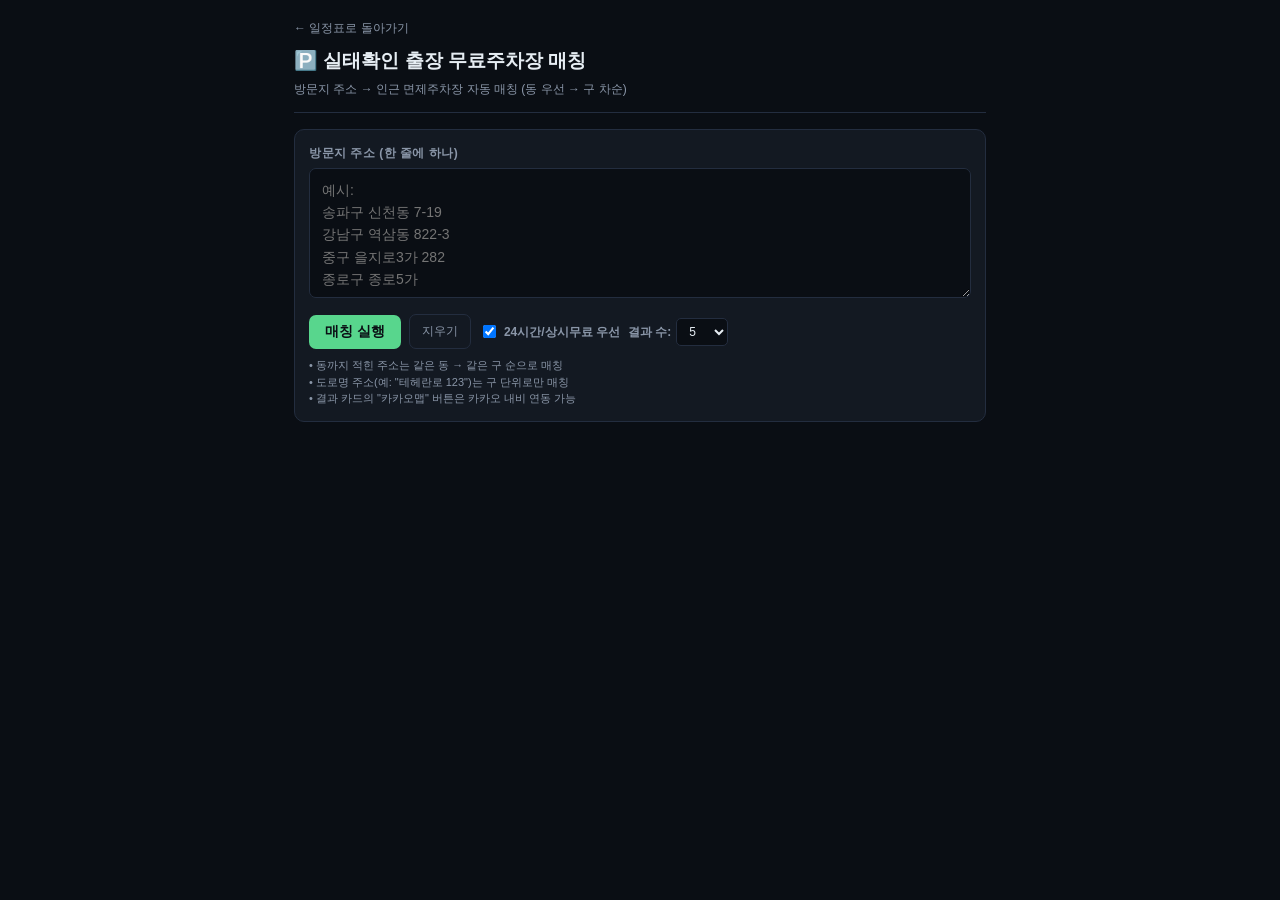
<file: templates/parking.html>
<!DOCTYPE html>
<html lang="ko">
<head>
<meta charset="UTF-8">
<meta name="viewport" content="width=device-width, initial-scale=1.0, viewport-fit=cover">
<meta name="theme-color" content="#0a0e14">
<title>실태확인 출장 - 무료주차장 매칭</title>
<style>
:root {
  --bg: #0a0e14;
  --surface: #131922;
  --surface-2: #1a2230;
  --border: #232d3f;
  --text: #e6edf3;
  --text-dim: #8a96a8;
  --accent: #58d68d;
  --accent-2: #5dade2;
  --warn: #f7c873;
  --danger: #e74c3c;
  --tag-24h: #2ecc71;
  --tag-free: #3498db;
  --tag-holiday: #9b59b6;
  --tag-limit: #95a5a6;
}
* { box-sizing: border-box; -webkit-tap-highlight-color: transparent; }
html, body {
  margin: 0; padding: 0;
  background: var(--bg); color: var(--text);
  font-family: -apple-system, "Apple SD Gothic Neo", "Malgun Gothic", "맑은 고딕", sans-serif;
  font-size: 15px; line-height: 1.5;
}
.wrap { max-width: 720px; margin: 0 auto; padding: 16px 14px 80px; }
header {
  border-bottom: 1px solid var(--border);
  padding-bottom: 14px; margin-bottom: 16px;
}
.nav-back {
  display: inline-flex; align-items: center; gap: 5px;
  font-size: 12px; color: var(--text-dim);
  text-decoration: none; margin-bottom: 10px;
}
.nav-back:hover { color: var(--text); }
h1 { margin: 0 0 4px; font-size: 19px; font-weight: 700; }
.sub { font-size: 12px; color: var(--text-dim); }

.input-card {
  background: var(--surface);
  border: 1px solid var(--border);
  border-radius: 10px;
  padding: 14px;
  margin-bottom: 14px;
}
label {
  display: block; font-size: 12px; font-weight: 600;
  color: var(--text-dim); margin-bottom: 6px;
  text-transform: uppercase; letter-spacing: 0.5px;
}
textarea {
  width: 100%;
  background: var(--bg);
  border: 1px solid var(--border);
  color: var(--text);
  padding: 10px 12px;
  border-radius: 7px;
  font-size: 14px;
  font-family: inherit;
  min-height: 130px;
  resize: vertical;
  line-height: 1.6;
}
textarea:focus { outline: none; border-color: var(--accent-2); }
.controls {
  display: flex; gap: 8px; margin-top: 10px;
  align-items: center; flex-wrap: wrap;
}
.controls label.inline {
  display: flex; align-items: center; gap: 5px;
  font-size: 12px; color: var(--text-dim);
  text-transform: none; letter-spacing: 0;
  margin: 0; cursor: pointer;
}
.controls select {
  background: var(--bg);
  border: 1px solid var(--border);
  color: var(--text);
  padding: 5px 8px;
  border-radius: 5px;
  font-size: 12px;
  font-family: inherit;
}
.btn-run {
  padding: 8px 16px;
  background: var(--accent);
  color: #0a0e14;
  border: none; border-radius: 7px;
  font-size: 14px; font-weight: 700;
  cursor: pointer;
  flex: 0 0 auto;
}
.btn-run:active { opacity: 0.8; }
.btn-clear {
  padding: 8px 12px;
  background: transparent;
  color: var(--text-dim);
  border: 1px solid var(--border);
  border-radius: 7px;
  font-size: 12px;
  cursor: pointer;
}
.hint {
  font-size: 11px; color: var(--text-dim);
  margin-top: 8px; line-height: 1.5;
}

.visit-block {
  background: var(--surface);
  border: 1px solid var(--border);
  border-radius: 10px;
  margin-bottom: 12px;
  overflow: hidden;
}
.visit-head {
  padding: 12px 14px;
  background: var(--surface-2);
  border-bottom: 1px solid var(--border);
  display: flex; align-items: flex-start; gap: 10px;
}
.visit-num {
  flex: 0 0 auto;
  width: 26px; height: 26px;
  background: var(--accent-2);
  color: #0a0e14;
  border-radius: 50%;
  display: flex; align-items: center; justify-content: center;
  font-weight: 700; font-size: 13px;
}
.visit-info { flex: 1; min-width: 0; }
.visit-addr {
  font-weight: 600; font-size: 14px; color: var(--text);
  word-break: keep-all; line-height: 1.4;
}
.visit-meta {
  font-size: 11px; color: var(--text-dim);
  margin-top: 3px;
}
.visit-meta b { color: var(--warn); font-weight: 600; }
.visit-actions {
  margin-top: 6px; display: flex; gap: 6px;
}
.mini-btn {
  font-size: 11px;
  padding: 4px 8px;
  background: transparent;
  border: 1px solid var(--border);
  color: var(--text-dim);
  border-radius: 5px;
  text-decoration: none;
  cursor: pointer;
}
.mini-btn:hover { color: var(--text); }

.matches {
  padding: 4px 0;
}
.no-match {
  padding: 18px 14px;
  text-align: center;
  font-size: 12px;
  color: var(--text-dim);
}
.lot {
  padding: 10px 14px;
  border-bottom: 1px solid var(--border);
}
.lot:last-child { border-bottom: none; }
.lot-head {
  display: flex; justify-content: space-between; align-items: flex-start;
  gap: 10px; margin-bottom: 4px;
}
.lot-name {
  font-weight: 600; font-size: 14px;
  display: flex; align-items: center; gap: 6px;
}
.match-badge {
  font-size: 9px;
  padding: 1px 5px;
  border-radius: 4px;
  font-weight: 700;
  letter-spacing: 0.3px;
}
.match-dong { background: rgba(88,214,141,0.18); color: var(--accent); }
.match-gu { background: rgba(247,200,115,0.15); color: var(--warn); }
.lot-cap {
  font-size: 11px; color: var(--text-dim);
  white-space: nowrap; font-variant-numeric: tabular-nums;
}
.lot-cap b { color: var(--accent); }
.lot-addr {
  font-size: 12px; color: var(--text-dim);
  margin-bottom: 5px;
}
.lot-tags { display: flex; gap: 4px; flex-wrap: wrap; margin-bottom: 6px; }
.tag {
  font-size: 10px; font-weight: 600;
  padding: 1px 6px; border-radius: 7px;
}
.tag-mode-24시간 { background: rgba(46,204,113,0.15); color: var(--tag-24h); }
.tag-mode-상시무료 { background: rgba(52,152,219,0.15); color: var(--tag-free); }
.tag-mode-공휴일무료 { background: rgba(155,89,182,0.15); color: var(--tag-holiday); }
.tag-mode-제한운영 { background: rgba(149,165,166,0.15); color: var(--tag-limit); }
.tag-type { background: var(--surface-2); color: var(--text-dim); }
.lot-hours {
  font-size: 11px; color: var(--text-dim);
  margin-bottom: 6px;
  font-variant-numeric: tabular-nums;
}
.lot-hours span { margin-right: 10px; }
.lot-hours b { color: var(--text); font-weight: 500; }
.lot-map {
  display: inline-block;
  font-size: 11px; font-weight: 600;
  padding: 5px 10px;
  background: var(--accent-2);
  color: #0a0e14;
  border-radius: 5px;
  text-decoration: none;
}

.summary {
  background: var(--surface);
  border: 1px solid var(--border);
  border-radius: 10px;
  padding: 12px 14px;
  margin-bottom: 14px;
  font-size: 12px;
}
.summary-row {
  display: flex; justify-content: space-between;
  padding: 3px 0; color: var(--text-dim);
}
.summary-row b { color: var(--text); font-weight: 600; }

.toast {
  position: fixed; bottom: 20px; left: 50%; transform: translateX(-50%);
  background: var(--accent); color: #0a0e14;
  padding: 10px 18px; border-radius: 20px;
  font-size: 13px; font-weight: 600;
  opacity: 0; pointer-events: none;
  transition: opacity 0.2s; z-index: 200;
}
.toast.show { opacity: 1; }
</style>
</head>
<body>
<div class="wrap">
  <header>
    <a class="nav-back" href="/">← 일정표로 돌아가기</a>
    <h1>🅿️ 실태확인 출장 무료주차장 매칭</h1>
    <div class="sub">방문지 주소 → 인근 면제주차장 자동 매칭 (동 우선 → 구 차순)</div>
  </header>

  <div class="input-card">
    <label>방문지 주소 (한 줄에 하나)</label>
    <textarea id="inputAddr" placeholder="예시:
송파구 신천동 7-19
강남구 역삼동 822-3
중구 을지로3가 282
종로구 종로5가"></textarea>
    <div class="controls">
      <button class="btn-run" id="runBtn">매칭 실행</button>
      <button class="btn-clear" id="clearBtn">지우기</button>
      <label class="inline">
        <input type="checkbox" id="only24" checked> 24시간/상시무료 우선
      </label>
      <label class="inline">
        결과 수:
        <select id="topN">
          <option value="3">3</option>
          <option value="5" selected>5</option>
          <option value="10">10</option>
        </select>
      </label>
    </div>
    <div class="hint">
      • 동까지 적힌 주소는 같은 동 → 같은 구 순으로 매칭<br>
      • 도로명 주소(예: "테헤란로 123")는 구 단위로만 매칭<br>
      • 결과 카드의 "카카오맵" 버튼은 카카오 내비 연동 가능
    </div>
  </div>

  <div id="output"></div>
</div>
<div class="toast" id="toast"></div>

<script>
const PARKING=[{"id":1,"name":"개화산역","addr":"강서구 방화동 845","gu":"강서구","dong":"방화동","type":"노외","cap":320,"wd":"24시간","sat":"24시간","hol":"24시간","mode":"24시간","map":"https://map.kakao.com/?q=%EA%B0%9C%ED%99%94%EC%82%B0%EC%97%AD%20%EA%B0%95%EC%84%9C%EA%B5%AC%20%EB%B0%A9%ED%99%94%EB%8F%99%20845"},{"id":2,"name":"개화역","addr":"강서구 개화동로8길 17","gu":"강서구","dong":"","type":"노외(시설)","cap":483,"wd":"24시간","sat":"24시간","hol":"24시간","mode":"24시간","map":"https://map.kakao.com/?q=%EA%B0%9C%ED%99%94%EC%97%AD%20%EA%B0%95%EC%84%9C%EA%B5%AC%20%EA%B0%9C%ED%99%94%EB%8F%99%EB%A1%9C8%EA%B8%B8%2017"},{"id":3,"name":"구로디지털단지역","addr":"구로구 도림천로 477","gu":"구로구","dong":"","type":"노외","cap":91,"wd":"24시간","sat":"24시간","hol":"24시간","mode":"24시간","map":"https://map.kakao.com/?q=%EA%B5%AC%EB%A1%9C%EB%94%94%EC%A7%80%ED%84%B8%EB%8B%A8%EC%A7%80%EC%97%AD%20%EA%B5%AC%EB%A1%9C%EA%B5%AC%20%EB%8F%84%EB%A6%BC%EC%B2%9C%EB%A1%9C%20477"},{"id":4,"name":"구파발역","addr":"은평구 진관동 66-30","gu":"은평구","dong":"진관동","type":"노외(시설)","cap":399,"wd":"24시간","sat":"24시간","hol":"24시간","mode":"24시간","map":"https://map.kakao.com/?q=%EA%B5%AC%ED%8C%8C%EB%B0%9C%EC%97%AD%20%EC%9D%80%ED%8F%89%EA%B5%AC%20%EC%A7%84%EA%B4%80%EB%8F%99%2066-30"},{"id":5,"name":"가양라이품","addr":"강서구 가양동 1457-1","gu":"강서구","dong":"가양동","type":"노외(시설)","cap":38,"wd":"24시간","sat":"24시간","hol":"24시간","mode":"24시간","map":"https://map.kakao.com/?q=%EA%B0%80%EC%96%91%EB%9D%BC%EC%9D%B4%ED%92%88%20%EA%B0%95%EC%84%9C%EA%B5%AC%20%EA%B0%80%EC%96%91%EB%8F%99%201457-1"},{"id":6,"name":"도봉산역","addr":"도봉구 도봉동 288-19","gu":"도봉구","dong":"도봉동","type":"노외(시설)","cap":358,"wd":"24시간","sat":"24시간","hol":"24시간","mode":"24시간","map":"https://map.kakao.com/?q=%EB%8F%84%EB%B4%89%EC%82%B0%EC%97%AD%20%EB%8F%84%EB%B4%89%EA%B5%AC%20%EB%8F%84%EB%B4%89%EB%8F%99%20288-19"},{"id":7,"name":"동구로","addr":"구로구 가마산로 26길 27","gu":"구로구","dong":"","type":"노외(시설)","cap":70,"wd":"24시간","sat":"24시간","hol":"24시간","mode":"24시간","map":"https://map.kakao.com/?q=%EB%8F%99%EA%B5%AC%EB%A1%9C%20%EA%B5%AC%EB%A1%9C%EA%B5%AC%20%EA%B0%80%EB%A7%88%EC%82%B0%EB%A1%9C%2026%EA%B8%B8%2027"},{"id":8,"name":"동대문","addr":"중구 신당동 251-7","gu":"중구","dong":"신당동","type":"노외(시설)","cap":1090,"wd":"24시간","sat":"24시간","hol":"24시간","mode":"24시간","map":"https://map.kakao.com/?q=%EB%8F%99%EB%8C%80%EB%AC%B8%20%EC%A4%91%EA%B5%AC%20%EC%8B%A0%EB%8B%B9%EB%8F%99%20251-7"},{"id":9,"name":"복정역","addr":"송파구 장지동 600-2","gu":"송파구","dong":"장지동","type":"노외","cap":362,"wd":"24시간","sat":"24시간","hol":"24시간","mode":"24시간","map":"https://map.kakao.com/?q=%EB%B3%B5%EC%A0%95%EC%97%AD%20%EC%86%A1%ED%8C%8C%EA%B5%AC%20%EC%9E%A5%EC%A7%80%EB%8F%99%20600-2"},{"id":10,"name":"사당노외","addr":"서초구 방배동 507-1","gu":"서초구","dong":"방배동","type":"노외","cap":183,"wd":"24시간","sat":"24시간","hol":"24시간","mode":"24시간","map":"https://map.kakao.com/?q=%EC%82%AC%EB%8B%B9%EB%85%B8%EC%99%B8%20%EC%84%9C%EC%B4%88%EA%B5%AC%20%EB%B0%A9%EB%B0%B0%EB%8F%99%20507-1"},{"id":11,"name":"서울글로벌센터","addr":"종로구 서린동 63","gu":"종로구","dong":"서린동","type":"노외(시설)","cap":44,"wd":"09:00~18:00","sat":"폐쇄","hol":"폐쇄","mode":"제한운영","map":"https://map.kakao.com/?q=%EC%84%9C%EC%9A%B8%EA%B8%80%EB%A1%9C%EB%B2%8C%EC%84%BC%ED%84%B0%20%EC%A2%85%EB%A1%9C%EA%B5%AC%20%EC%84%9C%EB%A6%B0%EB%8F%99%2063"},{"id":12,"name":"세종로","addr":"종로구 세종로 80-1(지하)","gu":"종로구","dong":"","type":"노외(시설)","cap":1260,"wd":"24시간","sat":"24시간","hol":"24시간","mode":"24시간","map":"https://map.kakao.com/?q=%EC%84%B8%EC%A2%85%EB%A1%9C%20%EC%A2%85%EB%A1%9C%EA%B5%AC%20%EC%84%B8%EC%A2%85%EB%A1%9C%2080-1%28%EC%A7%80%ED%95%98%29"},{"id":13,"name":"수서역","addr":"강남구 수서동 735(북)","gu":"강남구","dong":"수서동","type":"노외","cap":561,"wd":"24시간","sat":"24시간","hol":"24시간","mode":"24시간","map":"https://map.kakao.com/?q=%EC%88%98%EC%84%9C%EC%97%AD%20%EA%B0%95%EB%82%A8%EA%B5%AC%20%EC%88%98%EC%84%9C%EB%8F%99%20735%28%EB%B6%81%29"},{"id":14,"name":"신대방역","addr":"관악구 신림동 498","gu":"관악구","dong":"신림동","type":"노외","cap":60,"wd":"24시간","sat":"24시간","hol":"24시간","mode":"24시간","map":"https://map.kakao.com/?q=%EC%8B%A0%EB%8C%80%EB%B0%A9%EC%97%AD%20%EA%B4%80%EC%95%85%EA%B5%AC%20%EC%8B%A0%EB%A6%BC%EB%8F%99%20498"},{"id":15,"name":"신방화역","addr":"강서구 마곡동 739","gu":"강서구","dong":"마곡동","type":"노외(시설)","cap":198,"wd":"24시간","sat":"24시간","hol":"24시간","mode":"24시간","map":"https://map.kakao.com/?q=%EC%8B%A0%EB%B0%A9%ED%99%94%EC%97%AD%20%EA%B0%95%EC%84%9C%EA%B5%AC%20%EB%A7%88%EA%B3%A1%EB%8F%99%20739"},{"id":16,"name":"신설동","addr":"동대문구 신설동 114-29","gu":"동대문구","dong":"신설동","type":"노외","cap":79,"wd":"09:00~19:00","sat":"09:00~19:00","hol":"09:00~19:00","mode":"제한운영","map":"https://map.kakao.com/?q=%EC%8B%A0%EC%84%A4%EB%8F%99%20%EB%8F%99%EB%8C%80%EB%AC%B8%EA%B5%AC%20%EC%8B%A0%EC%84%A4%EB%8F%99%20114-29"},{"id":17,"name":"신월4동","addr":"양천구 신월동 411-1(국회대로 28)","gu":"양천구","dong":"신월동","type":"노외(시설)","cap":46,"wd":"24시간","sat":"24시간","hol":"24시간","mode":"24시간","map":"https://map.kakao.com/?q=%EC%8B%A0%EC%9B%944%EB%8F%99%20%EC%96%91%EC%B2%9C%EA%B5%AC%20%EC%8B%A0%EC%9B%94%EB%8F%99%20411-1%28%EA%B5%AD%ED%9A%8C%EB%8C%80%EB%A1%9C%2028%29"},{"id":18,"name":"신천유수지","addr":"송파구 신천동 14(송파구 오금로1)","gu":"송파구","dong":"신천동","type":"노외","cap":192,"wd":"24시간","sat":"24시간","hol":"24시간","mode":"24시간","map":"https://map.kakao.com/?q=%EC%8B%A0%EC%B2%9C%EC%9C%A0%EC%88%98%EC%A7%80%20%EC%86%A1%ED%8C%8C%EA%B5%AC%20%EC%8B%A0%EC%B2%9C%EB%8F%99%2014%28%EC%86%A1%ED%8C%8C%EA%B5%AC%20%EC%98%A4%EA%B8%88%EB%A1%9C1%29"},{"id":19,"name":"볕우물","addr":"강동구 암사1동 473-3(고덕로24길 50)","gu":"강동구","dong":"암사1동","type":"노외(시설)","cap":96,"wd":"24시간","sat":"24시간","hol":"24시간","mode":"24시간","map":"https://map.kakao.com/?q=%EB%B3%95%EC%9A%B0%EB%AC%BC%20%EA%B0%95%EB%8F%99%EA%B5%AC%20%EC%95%94%EC%82%AC1%EB%8F%99%20473-3%28%EA%B3%A0%EB%8D%95%EB%A1%9C24%EA%B8%B8%2050%29"},{"id":20,"name":"영등포구청역","addr":"영등포구 당산동3가 370-3","gu":"영등포구","dong":"","type":"노외(시설)","cap":137,"wd":"05:00~익일01:00","sat":"05:00~익일01:00","hol":"05:00~익일01:00","mode":"제한운영","map":"https://map.kakao.com/?q=%EC%98%81%EB%93%B1%ED%8F%AC%EA%B5%AC%EC%B2%AD%EC%97%AD%20%EC%98%81%EB%93%B1%ED%8F%AC%EA%B5%AC%20%EB%8B%B9%EC%82%B0%EB%8F%993%EA%B0%80%20370-3"},{"id":21,"name":"용산주차빌딩","addr":"용산구 한강로2가 12-9","gu":"용산구","dong":"","type":"노외(시설)","cap":559,"wd":"24시간","sat":"24시간","hol":"24시간","mode":"24시간","map":"https://map.kakao.com/?q=%EC%9A%A9%EC%82%B0%EC%A3%BC%EC%B0%A8%EB%B9%8C%EB%94%A9%20%EC%9A%A9%EC%82%B0%EA%B5%AC%20%ED%95%9C%EA%B0%95%EB%A1%9C2%EA%B0%80%2012-9"},{"id":22,"name":"웃우물","addr":"양천구 신정동 943-25","gu":"양천구","dong":"신정동","type":"노외(시설)","cap":79,"wd":"24시간","sat":"24시간","hol":"24시간","mode":"24시간","map":"https://map.kakao.com/?q=%EC%9B%83%EC%9A%B0%EB%AC%BC%20%EC%96%91%EC%B2%9C%EA%B5%AC%20%EC%8B%A0%EC%A0%95%EB%8F%99%20943-25"},{"id":23,"name":"일원터널","addr":"강남구 일원동 722-2","gu":"강남구","dong":"일원동","type":"노외","cap":11,"wd":"24시간","sat":"24시간","hol":"24시간","mode":"24시간","map":"https://map.kakao.com/?q=%EC%9D%BC%EC%9B%90%ED%84%B0%EB%84%90%20%EA%B0%95%EB%82%A8%EA%B5%AC%20%EC%9D%BC%EC%9B%90%EB%8F%99%20722-2"},{"id":24,"name":"잠실역","addr":"송파구 신천동 27(지하)","gu":"송파구","dong":"신천동","type":"노외(시설)","cap":357,"wd":"05:00~익일01:00","sat":"05:00~익일01:00","hol":"05:00~익일01:00","mode":"제한운영","map":"https://map.kakao.com/?q=%EC%9E%A0%EC%8B%A4%EC%97%AD%20%EC%86%A1%ED%8C%8C%EA%B5%AC%20%EC%8B%A0%EC%B2%9C%EB%8F%99%2027%28%EC%A7%80%ED%95%98%29"},{"id":25,"name":"장안1동","addr":"동대문구 답십리로66길 75(장안동)","gu":"동대문구","dong":"","type":"노외(시설)","cap":71,"wd":"24시간","sat":"24시간","hol":"24시간","mode":"24시간","map":"https://map.kakao.com/?q=%EC%9E%A5%EC%95%881%EB%8F%99%20%EB%8F%99%EB%8C%80%EB%AC%B8%EA%B5%AC%20%EB%8B%B5%EC%8B%AD%EB%A6%AC%EB%A1%9C66%EA%B8%B8%2075%28%EC%9E%A5%EC%95%88%EB%8F%99%29"},{"id":26,"name":"장안2동","addr":"동대문구 장안동 286-9","gu":"동대문구","dong":"장안동","type":"노외(시설)","cap":80,"wd":"24시간","sat":"24시간","hol":"24시간","mode":"24시간","map":"https://map.kakao.com/?q=%EC%9E%A5%EC%95%882%EB%8F%99%20%EB%8F%99%EB%8C%80%EB%AC%B8%EA%B5%AC%20%EC%9E%A5%EC%95%88%EB%8F%99%20286-9"},{"id":27,"name":"종묘","addr":"종로구 훈정동 2","gu":"종로구","dong":"훈정동","type":"노외(시설)","cap":1312,"wd":"24시간","sat":"24시간","hol":"24시간","mode":"24시간","map":"https://map.kakao.com/?q=%EC%A2%85%EB%AC%98%20%EC%A2%85%EB%A1%9C%EA%B5%AC%20%ED%9B%88%EC%A0%95%EB%8F%99%202"},{"id":28,"name":"중곡1동","addr":"광진구 중곡1동 230-12(면목로 126)","gu":"광진구","dong":"중곡1동","type":"노외(시설)","cap":130,"wd":"24시간","sat":"24시간","hol":"24시간","mode":"24시간","map":"https://map.kakao.com/?q=%EC%A4%91%EA%B3%A11%EB%8F%99%20%EA%B4%91%EC%A7%84%EA%B5%AC%20%EC%A4%91%EA%B3%A11%EB%8F%99%20230-12%28%EB%A9%B4%EB%AA%A9%EB%A1%9C%20126%29"},{"id":29,"name":"천왕역","addr":"구로구 천왕동 14-38(오리로1156)","gu":"구로구","dong":"천왕동","type":"노외(시설)","cap":327,"wd":"24시간","sat":"24시간","hol":"24시간","mode":"24시간","map":"https://map.kakao.com/?q=%EC%B2%9C%EC%99%95%EC%97%AD%20%EA%B5%AC%EB%A1%9C%EA%B5%AC%20%EC%B2%9C%EC%99%95%EB%8F%99%2014-38%28%EC%98%A4%EB%A6%AC%EB%A1%9C1156%29"},{"id":30,"name":"천호역","addr":"강동구 천호동 455(천호대로 997)","gu":"강동구","dong":"천호동","type":"노외(시설)","cap":1431,"wd":"24시간","sat":"24시간","hol":"24시간","mode":"24시간","map":"https://map.kakao.com/?q=%EC%B2%9C%ED%98%B8%EC%97%AD%20%EA%B0%95%EB%8F%99%EA%B5%AC%20%EC%B2%9C%ED%98%B8%EB%8F%99%20455%28%EC%B2%9C%ED%98%B8%EB%8C%80%EB%A1%9C%20997%29"},{"id":31,"name":"학여울역","addr":"강남구 대치동 514(남부순환로 3104)","gu":"강남구","dong":"대치동","type":"노외(시설)","cap":180,"wd":"05:00~익일01:00","sat":"05:00~익일01:00","hol":"05:00~익일01:00","mode":"제한운영","map":"https://map.kakao.com/?q=%ED%95%99%EC%97%AC%EC%9A%B8%EC%97%AD%20%EA%B0%95%EB%82%A8%EA%B5%AC%20%EB%8C%80%EC%B9%98%EB%8F%99%20514%28%EB%82%A8%EB%B6%80%EC%88%9C%ED%99%98%EB%A1%9C%203104%29"},{"id":32,"name":"한강진역","addr":"용산구 한남동 산10-84(728-27)","gu":"용산구","dong":"한남동","type":"노외","cap":174,"wd":"24시간","sat":"24시간","hol":"24시간","mode":"24시간","map":"https://map.kakao.com/?q=%ED%95%9C%EA%B0%95%EC%A7%84%EC%97%AD%20%EC%9A%A9%EC%82%B0%EA%B5%AC%20%ED%95%9C%EB%82%A8%EB%8F%99%20%EC%82%B010-84%28728-27%29"},{"id":33,"name":"훈련원공원","addr":"중구 을지로5가 40-3","gu":"중구","dong":"","type":"노외(시설)","cap":873,"wd":"24시간","sat":"24시간","hol":"24시간","mode":"24시간","map":"https://map.kakao.com/?q=%ED%9B%88%EB%A0%A8%EC%9B%90%EA%B3%B5%EC%9B%90%20%EC%A4%91%EA%B5%AC%20%EC%9D%84%EC%A7%80%EB%A1%9C5%EA%B0%80%2040-3"},{"id":34,"name":"양재역","addr":"서초구 양재동 23","gu":"서초구","dong":"양재동","type":"노외(시설)","cap":894,"wd":"24시간","sat":"24시간","hol":"24시간","mode":"24시간","map":"https://map.kakao.com/?q=%EC%96%91%EC%9E%AC%EC%97%AD%20%EC%84%9C%EC%B4%88%EA%B5%AC%20%EC%96%91%EC%9E%AC%EB%8F%99%2023"},{"id":35,"name":"DDP동측(양쪽)","addr":"중구 을지로(마장로22)","gu":"중구","dong":"","type":"노상","cap":16,"wd":"무료개방","sat":"무료개방","hol":"무료개방","mode":"상시무료","map":"https://map.kakao.com/?q=DDP%EB%8F%99%EC%B8%A1%28%EC%96%91%EC%AA%BD%29%20%EC%A4%91%EA%B5%AC%20%EC%9D%84%EC%A7%80%EB%A1%9C%28%EB%A7%88%EC%9E%A5%EB%A1%9C22%29"},{"id":36,"name":"남대문 시장","addr":"중구 남창동 51-4 일대","gu":"중구","dong":"남창동","type":"노상","cap":2,"wd":"무료개방","sat":"무료개방","hol":"무료개방","mode":"상시무료","map":"https://map.kakao.com/?q=%EB%82%A8%EB%8C%80%EB%AC%B8%20%EC%8B%9C%EC%9E%A5%20%EC%A4%91%EA%B5%AC%20%EB%82%A8%EC%B0%BD%EB%8F%99%2051-4"},{"id":37,"name":"남대문 초입","addr":"중구 남창동 51-4 일대","gu":"중구","dong":"남창동","type":"노상","cap":3,"wd":"무료개방","sat":"무료개방","hol":"무료개방","mode":"상시무료","map":"https://map.kakao.com/?q=%EB%82%A8%EB%8C%80%EB%AC%B8%20%EC%B4%88%EC%9E%85%20%EC%A4%91%EA%B5%AC%20%EB%82%A8%EC%B0%BD%EB%8F%99%2051-4"},{"id":38,"name":"남산공원 소월로","addr":"용산구 소월길","gu":"용산구","dong":"","type":"노상","cap":12,"wd":"무료개방","sat":"무료개방","hol":"무료개방","mode":"상시무료","map":"https://map.kakao.com/?q=%EB%82%A8%EC%82%B0%EA%B3%B5%EC%9B%90%20%EC%86%8C%EC%9B%94%EB%A1%9C%20%EC%9A%A9%EC%82%B0%EA%B5%AC%20%EC%86%8C%EC%9B%94%EA%B8%B8"},{"id":39,"name":"남산공원 소파로","addr":"중구 남창동 205-107 일대","gu":"중구","dong":"남창동","type":"노상","cap":21,"wd":"무료개방","sat":"무료개방","hol":"무료개방","mode":"상시무료","map":"https://map.kakao.com/?q=%EB%82%A8%EC%82%B0%EA%B3%B5%EC%9B%90%20%EC%86%8C%ED%8C%8C%EB%A1%9C%20%EC%A4%91%EA%B5%AC%20%EB%82%A8%EC%B0%BD%EB%8F%99%20205-107"},{"id":40,"name":"남산예장","addr":"중구 퇴계로26길 36","gu":"중구","dong":"","type":"노외(시설)","cap":39,"wd":"06:00~24:00","sat":"06:00~24:00","hol":"06:00~24:00","mode":"제한운영","map":"https://map.kakao.com/?q=%EB%82%A8%EC%82%B0%EC%98%88%EC%9E%A5%20%EC%A4%91%EA%B5%AC%20%ED%87%B4%EA%B3%84%EB%A1%9C26%EA%B8%B8%2036"},{"id":41,"name":"동순라길(종묘)","addr":"종로구 인의동 112-10 일대","gu":"종로구","dong":"인의동","type":"노상","cap":5,"wd":"무료개방","sat":"무료개방","hol":"무료개방","mode":"상시무료","map":"https://map.kakao.com/?q=%EB%8F%99%EC%88%9C%EB%9D%BC%EA%B8%B8%28%EC%A2%85%EB%AC%98%29%20%EC%A2%85%EB%A1%9C%EA%B5%AC%20%EC%9D%B8%EC%9D%98%EB%8F%99%20112-10"},{"id":42,"name":"소파로케이블카앞","addr":"중구 회현동1가 산1-15","gu":"중구","dong":"","type":"노상","cap":2,"wd":"무료개방","sat":"무료개방","hol":"무료개방","mode":"상시무료","map":"https://map.kakao.com/?q=%EC%86%8C%ED%8C%8C%EB%A1%9C%EC%BC%80%EC%9D%B4%EB%B8%94%EC%B9%B4%EC%95%9E%20%EC%A4%91%EA%B5%AC%20%ED%9A%8C%ED%98%84%EB%8F%991%EA%B0%80%20%EC%82%B01-15"},{"id":43,"name":"장충단로(한남광장)","addr":"용산구 한남동 산9-19","gu":"용산구","dong":"한남동","type":"노상","cap":5,"wd":"무료개방","sat":"무료개방","hol":"무료개방","mode":"상시무료","map":"https://map.kakao.com/?q=%EC%9E%A5%EC%B6%A9%EB%8B%A8%EB%A1%9C%28%ED%95%9C%EB%82%A8%EA%B4%91%EC%9E%A5%29%20%EC%9A%A9%EC%82%B0%EA%B5%AC%20%ED%95%9C%EB%82%A8%EB%8F%99%20%EC%82%B09-19"},{"id":44,"name":"탑골공원","addr":"종로구 종로2가 38-4(대학로5길 97)","gu":"종로구","dong":"","type":"노상","cap":2,"wd":"무료개방","sat":"무료개방","hol":"무료개방","mode":"상시무료","map":"https://map.kakao.com/?q=%ED%83%91%EA%B3%A8%EA%B3%B5%EC%9B%90%20%EC%A2%85%EB%A1%9C%EA%B5%AC%20%EC%A2%85%EB%A1%9C2%EA%B0%80%2038-4"},{"id":45,"name":"진흥로","addr":"은평구 역촌동 41-8","gu":"은평구","dong":"역촌동","type":"노상","cap":14,"wd":"09:00~18:00","sat":"무료개방","hol":"무료개방","mode":"공휴일무료","map":"https://map.kakao.com/?q=%EC%A7%84%ED%9D%A5%EB%A1%9C%20%EC%9D%80%ED%8F%89%EA%B5%AC%20%EC%97%AD%EC%B4%8C%EB%8F%99%2041-8"},{"id":46,"name":"가양3동","addr":"강서구 가양동 1488-12","gu":"강서구","dong":"가양동","type":"노외","cap":56,"wd":"09:00~19:00","sat":"09:00~15:00","hol":"무료개방","mode":"공휴일무료","map":"https://map.kakao.com/?q=%EA%B0%80%EC%96%913%EB%8F%99%20%EA%B0%95%EC%84%9C%EA%B5%AC%20%EA%B0%80%EC%96%91%EB%8F%99%201488-12"},{"id":47,"name":"목동체비지","addr":"양천구 목동 908-26","gu":"양천구","dong":"목동","type":"노외","cap":55,"wd":"08:00~21:00","sat":"08:00~21:00","hol":"08:00~21:00","mode":"제한운영","map":"https://map.kakao.com/?q=%EB%AA%A9%EB%8F%99%EC%B2%B4%EB%B9%84%EC%A7%80%20%EC%96%91%EC%B2%9C%EA%B5%AC%20%EB%AA%A9%EB%8F%99%20908-26"},{"id":48,"name":"방화역(동)","addr":"강서구 방화동 830-4","gu":"강서구","dong":"방화동","type":"노외","cap":67,"wd":"08:00~21:00","sat":"08:00~21:00","hol":"08:00~21:00","mode":"제한운영","map":"https://map.kakao.com/?q=%EB%B0%A9%ED%99%94%EC%97%AD%28%EB%8F%99%29%20%EA%B0%95%EC%84%9C%EA%B5%AC%20%EB%B0%A9%ED%99%94%EB%8F%99%20830-4"},{"id":49,"name":"방화역(서)","addr":"강서구 방화동 829-1","gu":"강서구","dong":"방화동","type":"노외","cap":69,"wd":"08:00~21:00","sat":"08:00~21:00","hol":"08:00~21:00","mode":"제한운영","map":"https://map.kakao.com/?q=%EB%B0%A9%ED%99%94%EC%97%AD%28%EC%84%9C%29%20%EA%B0%95%EC%84%9C%EA%B5%AC%20%EB%B0%A9%ED%99%94%EB%8F%99%20829-1"},{"id":50,"name":"가양역","addr":"강서구 가양동 1480-10","gu":"강서구","dong":"가양동","type":"노외","cap":79,"wd":"08:00~21:00","sat":"08:00~21:00","hol":"08:00~21:00","mode":"제한운영","map":"https://map.kakao.com/?q=%EA%B0%80%EC%96%91%EC%97%AD%20%EA%B0%95%EC%84%9C%EA%B5%AC%20%EA%B0%80%EC%96%91%EB%8F%99%201480-10"},{"id":51,"name":"대림역2","addr":"구로구 구로동 73-9","gu":"구로구","dong":"구로동","type":"노상","cap":31,"wd":"09:00~19:00","sat":"09:00~15:00","hol":"무료개방","mode":"공휴일무료","map":"https://map.kakao.com/?q=%EB%8C%80%EB%A6%BC%EC%97%AD2%20%EA%B5%AC%EB%A1%9C%EA%B5%AC%20%EA%B5%AC%EB%A1%9C%EB%8F%99%2073-9"},{"id":52,"name":"가마산고가밑","addr":"구로구 구로동 414-13","gu":"구로구","dong":"구로동","type":"노상","cap":18,"wd":"09:00~19:00","sat":"09:00~15:00","hol":"무료개방","mode":"공휴일무료","map":"https://map.kakao.com/?q=%EA%B0%80%EB%A7%88%EC%82%B0%EA%B3%A0%EA%B0%80%EB%B0%91%20%EA%B5%AC%EB%A1%9C%EA%B5%AC%20%EA%B5%AC%EB%A1%9C%EB%8F%99%20414-13"},{"id":53,"name":"가산동 금천교","addr":"금천구 가산동 677","gu":"금천구","dong":"가산동","type":"노상","cap":37,"wd":"09:00~19:00","sat":"09:00~15:00","hol":"무료개방","mode":"공휴일무료","map":"https://map.kakao.com/?q=%EA%B0%80%EC%82%B0%EB%8F%99%20%EA%B8%88%EC%B2%9C%EA%B5%90%20%EA%B8%88%EC%B2%9C%EA%B5%AC%20%EA%B0%80%EC%82%B0%EB%8F%99%20677"},{"id":54,"name":"구로디지털단지역(상)","addr":"관악구 신림동 1677-4","gu":"관악구","dong":"신림동","type":"노외","cap":31,"wd":"08:00~21:00","sat":"08:00~21:00","hol":"08:00~21:00","mode":"제한운영","map":"https://map.kakao.com/?q=%EA%B5%AC%EB%A1%9C%EB%94%94%EC%A7%80%ED%84%B8%EB%8B%A8%EC%A7%80%EC%97%AD%28%EC%83%81%29%20%EA%B4%80%EC%95%85%EA%B5%AC%20%EC%8B%A0%EB%A6%BC%EB%8F%99%201677-4"},{"id":55,"name":"독산동 금천교","addr":"금천구 독산동 1081-4","gu":"금천구","dong":"독산동","type":"노상","cap":21,"wd":"09:00~19:00","sat":"09:00~15:00","hol":"무료개방","mode":"공휴일무료","map":"https://map.kakao.com/?q=%EB%8F%85%EC%82%B0%EB%8F%99%20%EA%B8%88%EC%B2%9C%EA%B5%90%20%EA%B8%88%EC%B2%9C%EA%B5%AC%20%EB%8F%85%EC%82%B0%EB%8F%99%201081-4"},{"id":56,"name":"온수역(남)","addr":"구로구 온수동 51-26","gu":"구로구","dong":"온수동","type":"노상","cap":41,"wd":"09:00~19:00","sat":"09:00~15:00","hol":"무료개방","mode":"공휴일무료","map":"https://map.kakao.com/?q=%EC%98%A8%EC%88%98%EC%97%AD%28%EB%82%A8%29%20%EA%B5%AC%EB%A1%9C%EA%B5%AC%20%EC%98%A8%EC%88%98%EB%8F%99%2051-26"},{"id":57,"name":"당산고가밑","addr":"영등포구 당산동5가 9-15","gu":"영등포구","dong":"","type":"노상","cap":23,"wd":"09:00~19:00","sat":"09:00~15:00","hol":"무료개방","mode":"공휴일무료","map":"https://map.kakao.com/?q=%EB%8B%B9%EC%82%B0%EA%B3%A0%EA%B0%80%EB%B0%91%20%EC%98%81%EB%93%B1%ED%8F%AC%EA%B5%AC%20%EB%8B%B9%EC%82%B0%EB%8F%995%EA%B0%80%209-15"},{"id":58,"name":"당산노외","addr":"영등포구 당산동3가 2-1","gu":"영등포구","dong":"","type":"노외","cap":236,"wd":"08:00~21:00","sat":"08:00~21:00","hol":"08:00~21:00","mode":"제한운영","map":"https://map.kakao.com/?q=%EB%8B%B9%EC%82%B0%EB%85%B8%EC%99%B8%20%EC%98%81%EB%93%B1%ED%8F%AC%EA%B5%AC%20%EB%8B%B9%EC%82%B0%EB%8F%993%EA%B0%80%202-1"},{"id":59,"name":"대림노외","addr":"구로구 구로동 120-3 외 8필지","gu":"구로구","dong":"구로동","type":"노외","cap":93,"wd":"09:00~19:00","sat":"09:00~19:00","hol":"09:00~19:00","mode":"제한운영","map":"https://map.kakao.com/?q=%EB%8C%80%EB%A6%BC%EB%85%B8%EC%99%B8%20%EA%B5%AC%EB%A1%9C%EA%B5%AC%20%EA%B5%AC%EB%A1%9C%EB%8F%99%20120-3"},{"id":60,"name":"대림역","addr":"영등포구 대림동 808-24","gu":"영등포구","dong":"대림동","type":"노상","cap":18,"wd":"09:00~19:00","sat":"09:00~15:00","hol":"무료개방","mode":"공휴일무료","map":"https://map.kakao.com/?q=%EB%8C%80%EB%A6%BC%EC%97%AD%20%EC%98%81%EB%93%B1%ED%8F%AC%EA%B5%AC%20%EB%8C%80%EB%A6%BC%EB%8F%99%20808-24"},{"id":61,"name":"문래1동","addr":"영등포구 문래동3가 54-12","gu":"영등포구","dong":"","type":"노상","cap":11,"wd":"09:00~19:00","sat":"09:00~15:00","hol":"무료개방","mode":"공휴일무료","map":"https://map.kakao.com/?q=%EB%AC%B8%EB%9E%981%EB%8F%99%20%EC%98%81%EB%93%B1%ED%8F%AC%EA%B5%AC%20%EB%AC%B8%EB%9E%98%EB%8F%993%EA%B0%80%2054-12"},{"id":62,"name":"양평동(동)","addr":"영등포구 양평동5가 44-1","gu":"영등포구","dong":"","type":"노상","cap":6,"wd":"09:00~19:00","sat":"09:00~19:00","hol":"무료개방","mode":"공휴일무료","map":"https://map.kakao.com/?q=%EC%96%91%ED%8F%89%EB%8F%99%28%EB%8F%99%29%20%EC%98%81%EB%93%B1%ED%8F%AC%EA%B5%AC%20%EC%96%91%ED%8F%89%EB%8F%995%EA%B0%80%2044-1"},{"id":63,"name":"동작대교(위)","addr":"서초구 반포동 1333-1","gu":"서초구","dong":"반포동","type":"노상","cap":47,"wd":"12:00~21:00","sat":"12:00~21:00","hol":"12:00~21:00","mode":"제한운영","map":"https://map.kakao.com/?q=%EB%8F%99%EC%9E%91%EB%8C%80%EA%B5%90%28%EC%9C%84%29%20%EC%84%9C%EC%B4%88%EA%B5%AC%20%EB%B0%98%ED%8F%AC%EB%8F%99%201333-1"},{"id":64,"name":"봉천복개3","addr":"관악구 신림동 1467-3","gu":"관악구","dong":"신림동","type":"노상","cap":59,"wd":"09:00~19:00","sat":"09:00~15:00","hol":"무료개방","mode":"공휴일무료","map":"https://map.kakao.com/?q=%EB%B4%89%EC%B2%9C%EB%B3%B5%EA%B0%9C3%20%EA%B4%80%EC%95%85%EA%B5%AC%20%EC%8B%A0%EB%A6%BC%EB%8F%99%201467-3"},{"id":65,"name":"여의서로","addr":"영등포구 여의도동 8-1","gu":"영등포구","dong":"여의도동","type":"노상","cap":82,"wd":"09:00~19:00","sat":"09:00~15:00","hol":"무료개방","mode":"공휴일무료","map":"https://map.kakao.com/?q=%EC%97%AC%EC%9D%98%EC%84%9C%EB%A1%9C%20%EC%98%81%EB%93%B1%ED%8F%AC%EA%B5%AC%20%EC%97%AC%EC%9D%98%EB%8F%84%EB%8F%99%208-1"},{"id":66,"name":"원효대교 남단","addr":"영등포구 여의도동 5","gu":"영등포구","dong":"여의도동","type":"노상","cap":13,"wd":"24시간","sat":"24시간","hol":"24시간","mode":"24시간","map":"https://map.kakao.com/?q=%EC%9B%90%ED%9A%A8%EB%8C%80%EA%B5%90%20%EB%82%A8%EB%8B%A8%20%EC%98%81%EB%93%B1%ED%8F%AC%EA%B5%AC%20%EC%97%AC%EC%9D%98%EB%8F%84%EB%8F%99%205"},{"id":67,"name":"해군본부앞","addr":"영등포구 신길동 812","gu":"영등포구","dong":"신길동","type":"노상","cap":20,"wd":"09:00~19:00","sat":"09:00~15:00","hol":"무료개방","mode":"공휴일무료","map":"https://map.kakao.com/?q=%ED%95%B4%EA%B5%B0%EB%B3%B8%EB%B6%80%EC%95%9E%20%EC%98%81%EB%93%B1%ED%8F%AC%EA%B5%AC%20%EC%8B%A0%EA%B8%B8%EB%8F%99%20812"},{"id":68,"name":"보라매상업","addr":"동작구 신대방동 431-3","gu":"동작구","dong":"신대방동","type":"노외","cap":61,"wd":"09:00~21:00","sat":"09:00~21:00","hol":"09:00~21:00","mode":"제한운영","map":"https://map.kakao.com/?q=%EB%B3%B4%EB%9D%BC%EB%A7%A4%EC%83%81%EC%97%85%20%EB%8F%99%EC%9E%91%EA%B5%AC%20%EC%8B%A0%EB%8C%80%EB%B0%A9%EB%8F%99%20431-3"},{"id":69,"name":"여의도공원","addr":"영등포구 여의도동 2-11","gu":"영등포구","dong":"여의도동","type":"노상","cap":48,"wd":"09:00~19:00","sat":"09:00~15:00","hol":"무료개방","mode":"공휴일무료","map":"https://map.kakao.com/?q=%EC%97%AC%EC%9D%98%EB%8F%84%EA%B3%B5%EC%9B%90%20%EC%98%81%EB%93%B1%ED%8F%AC%EA%B5%AC%20%EC%97%AC%EC%9D%98%EB%8F%84%EB%8F%99%202-11"},{"id":70,"name":"동호대교(남)","addr":"강남구 압구정동 435","gu":"강남구","dong":"압구정동","type":"노상","cap":18,"wd":"09:00~19:00","sat":"09:00~19:00","hol":"무료개방","mode":"공휴일무료","map":"https://map.kakao.com/?q=%EB%8F%99%ED%98%B8%EB%8C%80%EA%B5%90%28%EB%82%A8%29%20%EA%B0%95%EB%82%A8%EA%B5%AC%20%EC%95%95%EA%B5%AC%EC%A0%95%EB%8F%99%20435"},{"id":71,"name":"명일파출소","addr":"강동구 명일동 47-9","gu":"강동구","dong":"명일동","type":"노외","cap":12,"wd":"09:00~20:00","sat":"09:00~15:00","hol":"무료개방","mode":"공휴일무료","map":"https://map.kakao.com/?q=%EB%AA%85%EC%9D%BC%ED%8C%8C%EC%B6%9C%EC%86%8C%20%EA%B0%95%EB%8F%99%EA%B5%AC%20%EB%AA%85%EC%9D%BC%EB%8F%99%2047-9"},{"id":72,"name":"성내역(잠실나루역)","addr":"송파구 신천동 11-1","gu":"송파구","dong":"신천동","type":"노상","cap":27,"wd":"08:00~18:00","sat":"09:00~15:00","hol":"무료개방","mode":"공휴일무료","map":"https://map.kakao.com/?q=%EC%84%B1%EB%82%B4%EC%97%AD%20%EC%86%A1%ED%8C%8C%EA%B5%AC%20%EC%8B%A0%EC%B2%9C%EB%8F%99%2011-1"},{"id":73,"name":"압구정고가1","addr":"강남구 신사동 668","gu":"강남구","dong":"신사동","type":"노상","cap":19,"wd":"08:00~21:00","sat":"08:00~21:00","hol":"08:00~21:00","mode":"제한운영","map":"https://map.kakao.com/?q=%EC%95%95%EA%B5%AC%EC%A0%95%EA%B3%A0%EA%B0%801%20%EA%B0%95%EB%82%A8%EA%B5%AC%20%EC%8B%A0%EC%82%AC%EB%8F%99%20668"},{"id":74,"name":"압구정고가2","addr":"강남구 신사동 668","gu":"강남구","dong":"신사동","type":"노상","cap":19,"wd":"08:00~21:00","sat":"08:00~21:00","hol":"08:00~21:00","mode":"제한운영","map":"https://map.kakao.com/?q=%EC%95%95%EA%B5%AC%EC%A0%95%EA%B3%A0%EA%B0%802%20%EA%B0%95%EB%82%A8%EA%B5%AC%20%EC%8B%A0%EC%82%AC%EB%8F%99%20668"},{"id":75,"name":"영동6교밑","addr":"강남구 대치동 512-1","gu":"강남구","dong":"대치동","type":"노상","cap":39,"wd":"09:00~19:00","sat":"09:00~15:00","hol":"09:00~15:00","mode":"제한운영","map":"https://map.kakao.com/?q=%EC%98%81%EB%8F%996%EA%B5%90%EB%B0%91%20%EA%B0%95%EB%82%A8%EA%B5%AC%20%EB%8C%80%EC%B9%98%EB%8F%99%20512-1"},{"id":76,"name":"옥수역","addr":"성동구 옥수동 401-1","gu":"성동구","dong":"옥수동","type":"노상","cap":31,"wd":"09:00~19:00","sat":"09:00~15:00","hol":"무료개방","mode":"공휴일무료","map":"https://map.kakao.com/?q=%EC%98%A5%EC%88%98%EC%97%AD%20%EC%84%B1%EB%8F%99%EA%B5%AC%20%EC%98%A5%EC%88%98%EB%8F%99%20401-1"},{"id":77,"name":"일원역","addr":"강남구 일원본동 716-2","gu":"강남구","dong":"일원본동","type":"노외","cap":67,"wd":"09:00~19:00","sat":"09:00~15:00","hol":"무료개방","mode":"공휴일무료","map":"https://map.kakao.com/?q=%EC%9D%BC%EC%9B%90%EC%97%AD%20%EA%B0%95%EB%82%A8%EA%B5%AC%20%EC%9D%BC%EC%9B%90%EB%B3%B8%EB%8F%99%20716-2"},{"id":78,"name":"남부여성발전센터","addr":"금천구 시흥동 산139-2","gu":"금천구","dong":"시흥동","type":"노외(시설)","cap":128,"wd":"24시간","sat":"24시간","hol":"24시간","mode":"24시간","map":"https://map.kakao.com/?q=%EB%82%A8%EB%B6%80%EC%97%AC%EC%84%B1%EB%B0%9C%EC%A0%84%EC%84%BC%ED%84%B0%20%EA%B8%88%EC%B2%9C%EA%B5%AC%20%EC%8B%9C%ED%9D%A5%EB%8F%99%20%EC%82%B0139-2"},{"id":79,"name":"영남","addr":"영등포구 영등포동4가 123","gu":"영등포구","dong":"","type":"노외(시설)","cap":570,"wd":"24시간","sat":"24시간","hol":"24시간","mode":"24시간","map":"https://map.kakao.com/?q=%EC%98%81%EB%82%A8%20%EC%98%81%EB%93%B1%ED%8F%AC%EA%B5%AC%20%EC%98%81%EB%93%B1%ED%8F%AC%EB%8F%994%EA%B0%80%20123"},{"id":80,"name":"남대문화물","addr":"중구 남대문로4가 24-1","gu":"중구","dong":"","type":"노상","cap":9,"wd":"09:00~19:00","sat":"09:00~19:00","hol":"09:00~19:00","mode":"제한운영","map":"https://map.kakao.com/?q=%EB%82%A8%EB%8C%80%EB%AC%B8%ED%99%94%EB%AC%BC%20%EC%A4%91%EA%B5%AC%20%EB%82%A8%EB%8C%80%EB%AC%B8%EB%A1%9C4%EA%B0%80%2024-1"},{"id":81,"name":"소파길노상","addr":"중구 회현동1가 산 1-19","gu":"중구","dong":"","type":"노상","cap":21,"wd":"09:00~21:00","sat":"09:00~21:00","hol":"09:00~21:00","mode":"제한운영","map":"https://map.kakao.com/?q=%EC%86%8C%ED%8C%8C%EA%B8%B8%EB%85%B8%EC%83%81%20%EC%A4%91%EA%B5%AC%20%ED%9A%8C%ED%98%84%EB%8F%991%EA%B0%80%20%EC%82%B0%201-19"},{"id":82,"name":"남산파출소","addr":"중구 회현동1가 147-32","gu":"중구","dong":"","type":"노상","cap":13,"wd":"09:00~21:00","sat":"09:00~21:00","hol":"09:00~21:00","mode":"제한운영","map":"https://map.kakao.com/?q=%EB%82%A8%EC%82%B0%ED%8C%8C%EC%B6%9C%EC%86%8C%20%EC%A4%91%EA%B5%AC%20%ED%9A%8C%ED%98%84%EB%8F%991%EA%B0%80%20147-32"},{"id":83,"name":"동작대교","addr":"용산구 용산동6가 69-11","gu":"용산구","dong":"","type":"노외","cap":88,"wd":"08:00~22:00","sat":"08:00~22:00","hol":"08:00~22:00","mode":"제한운영","map":"https://map.kakao.com/?q=%EB%8F%99%EC%9E%91%EB%8C%80%EA%B5%90%20%EC%9A%A9%EC%82%B0%EA%B5%AC%20%EC%9A%A9%EC%82%B0%EB%8F%996%EA%B5%AC%2069-11"},{"id":84,"name":"남산한옥마을","addr":"중구 필동2가 83-1","gu":"중구","dong":"","type":"노외","cap":16,"wd":"09:00~20:00","sat":"09:00~20:00","hol":"09:00~20:00","mode":"제한운영","map":"https://map.kakao.com/?q=%EB%82%A8%EC%82%B0%ED%95%9C%EC%98%A5%EB%A7%88%EC%9D%84%20%EC%A4%91%EA%B5%AC%20%ED%95%84%EB%8F%992%EA%B0%80%2083-1"},{"id":85,"name":"동국제강","addr":"중구 삼각동 111-1","gu":"중구","dong":"삼각동","type":"노외","cap":13,"wd":"09:00~19:00","sat":"09:00~19:00","hol":"무료개방","mode":"공휴일무료","map":"https://map.kakao.com/?q=%EB%8F%99%EA%B5%AD%EC%A0%9C%EA%B0%95%20%EC%A4%91%EA%B5%AC%20%EC%82%BC%EA%B0%81%EB%8F%99%20111-1"},{"id":86,"name":"청계1","addr":"종로구 관철동 13-14","gu":"종로구","dong":"관철동","type":"노상","cap":12,"wd":"09:00~19:00","sat":"09:00~15:00","hol":"무료개방","mode":"공휴일무료","map":"https://map.kakao.com/?q=%EC%B2%AD%EA%B3%841%20%EC%A2%85%EB%A1%9C%EA%B5%AC%20%EA%B4%80%EC%B2%A0%EB%8F%99%2013-14"},{"id":87,"name":"청계2","addr":"종로구 관수동 91-4","gu":"종로구","dong":"관수동","type":"노상","cap":31,"wd":"09:00~19:00","sat":"09:00~15:00","hol":"무료개방","mode":"공휴일무료","map":"https://map.kakao.com/?q=%EC%B2%AD%EA%B3%842%20%EC%A2%85%EB%A1%9C%EA%B5%AC%20%EA%B4%80%EC%88%98%EB%8F%99%2091-4"},{"id":88,"name":"청계3","addr":"종로구 예지동 140-1","gu":"종로구","dong":"예지동","type":"노상","cap":69,"wd":"09:00~19:00","sat":"09:00~15:00","hol":"무료개방","mode":"공휴일무료","map":"https://map.kakao.com/?q=%EC%B2%AD%EA%B3%843%20%EC%A2%85%EB%A1%9C%EA%B5%AC%20%EC%98%88%EC%A7%80%EB%8F%99%20140-1"},{"id":89,"name":"청계5","addr":"종로구 종로5가 458-2","gu":"종로구","dong":"","type":"노상","cap":83,"wd":"09:00~19:00","sat":"09:00~15:00","hol":"무료개방","mode":"공휴일무료","map":"https://map.kakao.com/?q=%EC%B2%AD%EA%B3%845%20%EC%A2%85%EB%A1%9C%EA%B5%AC%20%EC%A2%85%EB%A1%9C5%EA%B0%80%20458-2"},{"id":90,"name":"청계6","addr":"중구 신당동 217-118","gu":"중구","dong":"신당동","type":"노상","cap":28,"wd":"09:00~익일01:00","sat":"09:00~15:00","hol":"19:00~익일01:00","mode":"제한운영","map":"https://map.kakao.com/?q=%EC%B2%AD%EA%B3%846%20%EC%A4%91%EA%B5%AC%20%EC%8B%A0%EB%8B%B9%EB%8F%99%20217-118"},{"id":91,"name":"청계6-2","addr":"중구 신당동 217-118","gu":"중구","dong":"신당동","type":"노상","cap":6,"wd":"09:00~익일01:00","sat":"09:00~15:00","hol":"19:00~익일01:00","mode":"제한운영","map":"https://map.kakao.com/?q=%EC%B2%AD%EA%B3%846%20%EC%A4%91%EA%B5%AC%20%EC%8B%A0%EB%8B%B9%EB%8F%99%20217-118"},{"id":92,"name":"청계6-3","addr":"중구 신당동 217-118","gu":"중구","dong":"신당동","type":"노상","cap":5,"wd":"09:00~익일01:00","sat":"09:00~15:00","hol":"19:00~익일01:00","mode":"제한운영","map":"https://map.kakao.com/?q=%EC%B2%AD%EA%B3%846%20%EC%A4%91%EA%B5%AC%20%EC%8B%A0%EB%8B%B9%EB%8F%99%20217-118"},{"id":93,"name":"청계6(신평화시장앞)","addr":"중구 신당동 217-118","gu":"중구","dong":"신당동","type":"노상","cap":7,"wd":"09:00~익일01:00","sat":"09:00~15:00","hol":"19:00~익일01:00","mode":"제한운영","map":"https://map.kakao.com/?q=%EC%B2%AD%EA%B3%846%20%EC%A4%91%EA%B5%AC%20%EC%8B%A0%EB%8B%B9%EB%8F%99%20217-118"},{"id":94,"name":"청계7","addr":"종로구 창신동 436-87","gu":"종로구","dong":"창신동","type":"노상","cap":39,"wd":"09:00~19:00","sat":"09:00~15:00","hol":"무료개방","mode":"공휴일무료","map":"https://map.kakao.com/?q=%EC%B2%AD%EA%B3%847%20%EC%A2%85%EB%A1%9C%EA%B5%AC%20%EC%B0%BD%EC%8B%A0%EB%8F%99%20436-87"},{"id":95,"name":"돈화문로","addr":"중구 을지로3가 296-24","gu":"중구","dong":"","type":"노상","cap":47,"wd":"09:00~19:00","sat":"09:00~15:00","hol":"무료개방","mode":"공휴일무료","map":"https://map.kakao.com/?q=%EB%8F%88%ED%99%94%EB%AC%B8%EB%A1%9C%20%EC%A4%91%EA%B5%AC%20%EC%9D%84%EC%A7%80%EB%A1%9C3%EA%B0%80%20296-24"},{"id":96,"name":"마른내길","addr":"중구 인현동1가 87-8","gu":"중구","dong":"","type":"노상","cap":33,"wd":"09:00~19:00","sat":"09:00~15:00","hol":"무료개방","mode":"공휴일무료","map":"https://map.kakao.com/?q=%EB%A7%88%EB%A5%B8%EB%82%B4%EA%B8%B8%20%EC%A4%91%EA%B5%AC%20%EC%9D%B8%ED%98%84%EB%8F%991%EA%B0%80%2087-8"},{"id":97,"name":"배오개길","addr":"중구 예관동 22-1","gu":"중구","dong":"예관동","type":"노상","cap":10,"wd":"09:00~19:00","sat":"09:00~15:00","hol":"무료개방","mode":"공휴일무료","map":"https://map.kakao.com/?q=%EB%B0%B0%EC%98%A4%EA%B0%9C%EA%B8%B8%20%EC%A4%91%EA%B5%AC%20%EC%98%88%EA%B4%80%EB%8F%99%2022-1"},{"id":98,"name":"을지로","addr":"중구 을지로3가 282-8","gu":"중구","dong":"","type":"노상","cap":81,"wd":"09:00~19:00","sat":"09:00~15:00","hol":"무료개방","mode":"공휴일무료","map":"https://map.kakao.com/?q=%EC%9D%84%EC%A7%80%EB%A1%9C%20%EC%A4%91%EA%B5%AC%20%EC%9D%84%EC%A7%80%EB%A1%9C3%EA%B0%80%20282-8"},{"id":99,"name":"청계8","addr":"동대문구 신설동 109-2","gu":"동대문구","dong":"신설동","type":"노상","cap":106,"wd":"09:00~19:00","sat":"09:00~15:00","hol":"무료개방","mode":"공휴일무료","map":"https://map.kakao.com/?q=%EC%B2%AD%EA%B3%848%20%EB%8F%99%EB%8C%80%EB%AC%B8%EA%B5%AC%20%EC%8B%A0%EC%84%A4%EB%8F%99%20109-2"},{"id":100,"name":"청계8가","addr":"중구 흥인동 162-1","gu":"중구","dong":"흥인동","type":"노상","cap":9,"wd":"09:00~19:00","sat":"09:00~15:00","hol":"무료개방","mode":"공휴일무료","map":"https://map.kakao.com/?q=%EC%B2%AD%EA%B3%848%EA%B0%80%20%EC%A4%91%EA%B5%AC%20%ED%9D%A5%EC%9D%B8%EB%8F%99%20162-1"},{"id":101,"name":"당고개위","addr":"노원구 상계동 111-567","gu":"노원구","dong":"상계동","type":"노상","cap":22,"wd":"09:00~22:00","sat":"09:00~22:00","hol":"09:00~22:00","mode":"제한운영","map":"https://map.kakao.com/?q=%EB%8B%B9%EA%B3%A0%EA%B0%9C%EC%9C%84%20%EB%85%B8%EC%9B%90%EA%B5%AC%20%EC%83%81%EA%B3%84%EB%8F%99%20111-567"},{"id":102,"name":"도봉로 15길","addr":"강북구 미아동 458-7","gu":"강북구","dong":"미아동","type":"노상","cap":16,"wd":"09:00~18:00","sat":"무료개방","hol":"무료개방","mode":"공휴일무료","map":"https://map.kakao.com/?q=%EB%8F%84%EB%B4%89%EB%A1%9C%2015%EA%B8%B8%20%EA%B0%95%EB%B6%81%EA%B5%AC%20%EB%AF%B8%EC%95%84%EB%8F%99%20458-7"},{"id":103,"name":"도봉산","addr":"도봉구 도봉동 282-26","gu":"도봉구","dong":"도봉동","type":"노외","cap":142,"wd":"08:00~22:00","sat":"08:00~22:00","hol":"08:00~22:00","mode":"제한운영","map":"https://map.kakao.com/?q=%EB%8F%84%EB%B4%89%EC%82%B0%20%EB%8F%84%EB%B4%89%EA%B5%AC%20%EB%8F%84%EB%B4%89%EB%8F%99%20282-26"},{"id":104,"name":"석계역","addr":"노원구 월계동 50-9","gu":"노원구","dong":"월계동","type":"노외","cap":70,"wd":"24시간","sat":"24시간","hol":"24시간","mode":"24시간","map":"https://map.kakao.com/?q=%EC%84%9D%EA%B3%84%EC%97%AD%20%EB%85%B8%EC%9B%90%EA%B5%AC%20%EC%9B%94%EA%B3%84%EB%8F%99%2050-9"},{"id":105,"name":"창동역(서)","addr":"도봉구 창동 330","gu":"도봉구","dong":"창동","type":"노외","cap":106,"wd":"24시간","sat":"24시간","hol":"24시간","mode":"24시간","map":"https://map.kakao.com/?q=%EC%B0%BD%EB%8F%99%EC%97%AD%28%EC%84%9C%29%20%EB%8F%84%EB%B4%89%EA%B5%AC%20%EC%B0%BD%EB%8F%99%20330"},{"id":106,"name":"반포천","addr":"서초구 반포동 118-3","gu":"서초구","dong":"반포동","type":"노외(시설)","cap":1186,"wd":"24시간","sat":"24시간","hol":"24시간","mode":"24시간","map":"https://map.kakao.com/?q=%EB%B0%98%ED%8F%AC%EC%B2%9C%20%EC%84%9C%EC%B4%88%EA%B5%AC%20%EB%B0%98%ED%8F%AC%EB%8F%99%20118-3"},{"id":107,"name":"관철동","addr":"종로구 관철동 11-4","gu":"종로구","dong":"관철동","type":"노상","cap":7,"wd":"09:00~22:00","sat":"09:00~14:00","hol":"무료개방","mode":"공휴일무료","map":"https://map.kakao.com/?q=%EA%B4%80%EC%B2%A0%EB%8F%99%20%EC%A2%85%EB%A1%9C%EA%B5%AC%20%EA%B4%80%EC%B2%A0%EB%8F%99%2011-4"},{"id":108,"name":"남산소파길식당","addr":"중구 예장동 8-189","gu":"중구","dong":"예장동","type":"노상","cap":12,"wd":"09:00~21:00","sat":"09:00~21:00","hol":"09:00~21:00","mode":"제한운영","map":"https://map.kakao.com/?q=%EB%82%A8%EC%82%B0%EC%86%8C%ED%8C%8C%EA%B8%B8%EC%8B%9D%EB%8B%B9%20%EC%A4%91%EA%B5%AC%20%EC%98%88%EC%9E%A5%EB%8F%99%208-189"},{"id":109,"name":"마른내로","addr":"중구 오장동 69-3","gu":"중구","dong":"오장동","type":"노상","cap":14,"wd":"09:00~18:00","sat":"무료개방","hol":"무료개방","mode":"공휴일무료","map":"https://map.kakao.com/?q=%EB%A7%88%EB%A5%B8%EB%82%B4%EB%A1%9C%20%EC%A4%91%EA%B5%AC%20%EC%98%A4%EC%9E%A5%EB%8F%99%2069-3"},{"id":110,"name":"청계5가","addr":"중구 을지로6가 17-442","gu":"중구","dong":"","type":"노상","cap":20,"wd":"09:00~19:00","sat":"09:00~15:00","hol":"무료개방","mode":"공휴일무료","map":"https://map.kakao.com/?q=%EC%B2%AD%EA%B3%845%EA%B0%80%20%EC%A4%91%EA%B5%AC%20%EC%9D%84%EC%A7%80%EB%A1%9C6%EA%B0%80%2017-442"}];

function extractGu(addr) {
  const m = addr.match(/(\S+구)/);
  return m ? m[1] : '';
}

function extractDong(addr) {
  const m = addr.match(/구\s+(\S+?동)(?:\b|\s|\d)/);
  if (m) {
    const candidate = m[1];
    const afterDong = addr.substring(addr.indexOf(candidate) + candidate.length, addr.indexOf(candidate) + candidate.length + 2);
    if (afterDong.startsWith('로') || afterDong.startsWith('길')) return '';
    return candidate;
  }
  return '';
}

function match(addr) {
  const gu = extractGu(addr);
  const dong = extractDong(addr);
  if (!gu) return { gu: '', dong: '', dong_match: [], gu_match: [] };
  const dong_match = dong ? PARKING.filter(p => p.gu === gu && p.dong === dong) : [];
  const gu_match = PARKING.filter(p => p.gu === gu && !dong_match.includes(p));
  return { gu, dong, dong_match, gu_match };
}

function sortLots(lots, prioritize24h) {
  const order = prioritize24h
    ? { '24시간': 0, '상시무료': 1, '공휴일무료': 2, '제한운영': 3 }
    : { '24시간': 1, '상시무료': 1, '공휴일무료': 1, '제한운영': 1 };
  return [...lots].sort((a, b) => {
    const oa = order[a.mode] ?? 9;
    const ob = order[b.mode] ?? 9;
    if (oa !== ob) return oa - ob;
    return b.cap - a.cap;
  });
}

function lotCard(p, badge) {
  const cap = p.cap > 0 ? `<span class="lot-cap"><b>${p.cap}</b>면</span>` : '';
  return `
    <div class="lot">
      <div class="lot-head">
        <div class="lot-name">
          ${p.name}
          <span class="match-badge match-${badge}">${badge === 'dong' ? '동일치' : '구일치'}</span>
        </div>
        ${cap}
      </div>
      <div class="lot-addr">${p.addr}</div>
      <div class="lot-tags">
        <span class="tag tag-mode-${p.mode}">${p.mode}</span>
        <span class="tag tag-type">${p.type}</span>
      </div>
      <div class="lot-hours">
        <span>평일 <b>${p.wd}</b></span>
        <span>토 <b>${p.sat}</b></span>
        <span>휴일 <b>${p.hol}</b></span>
      </div>
      <a class="lot-map" href="${p.map}" target="_blank" rel="noopener">🗺 카카오맵 열기</a>
    </div>
  `;
}

function visitBlock(addr, idx, opts) {
  const r = match(addr);
  const prioritize = opts.only24;
  const N = opts.topN;
  const dongLots = sortLots(r.dong_match, prioritize).slice(0, N);
  const guLots = sortLots(r.gu_match, prioritize).slice(0, Math.max(0, N - dongLots.length));
  const visitMap = `https://map.kakao.com/?q=${encodeURIComponent(addr)}`;

  let meta = '';
  if (r.gu) meta += `<b>${r.gu}</b>`;
  if (r.dong) meta += ` · <b>${r.dong}</b>`;
  if (!r.gu) meta = '<span style="color:var(--danger)">구 인식 실패 — 직접 검색 필요</span>';

  let body;
  if (!r.gu) {
    body = `<div class="no-match">서울시 구가 인식되지 않았습니다</div>`;
  } else if (dongLots.length === 0 && guLots.length === 0) {
    body = `<div class="no-match">${r.gu} 내 면제주차장이 목록에 없습니다</div>`;
  } else {
    body = '<div class="matches">';
    dongLots.forEach(p => body += lotCard(p, 'dong'));
    guLots.forEach(p => body += lotCard(p, 'gu'));
    body += '</div>';
  }

  return `
    <div class="visit-block">
      <div class="visit-head">
        <div class="visit-num">${idx + 1}</div>
        <div class="visit-info">
          <div class="visit-addr">${addr}</div>
          <div class="visit-meta">${meta}</div>
          <div class="visit-actions">
            <a class="mini-btn" href="${visitMap}" target="_blank" rel="noopener">🗺 방문지 검색</a>
            <button class="mini-btn copy-btn" data-addr="${addr.replace(/"/g,'&quot;')}">📋 복사</button>
          </div>
        </div>
      </div>
      ${body}
    </div>
  `;
}

function showToast(msg) {
  const t = document.getElementById('toast');
  t.textContent = msg;
  t.classList.add('show');
  clearTimeout(showToast._t);
  showToast._t = setTimeout(() => t.classList.remove('show'), 1500);
}

function run() {
  const raw = document.getElementById('inputAddr').value;
  const addrs = raw.split('\n').map(s => s.trim()).filter(Boolean);
  const opts = {
    only24: document.getElementById('only24').checked,
    topN: parseInt(document.getElementById('topN').value, 10),
  };
  if (addrs.length === 0) {
    document.getElementById('output').innerHTML = '';
    return;
  }
  const guCounts = {};
  let matched = 0;
  addrs.forEach(a => {
    const r = match(a);
    if (r.gu) {
      guCounts[r.gu] = (guCounts[r.gu] || 0) + 1;
      if (r.dong_match.length + r.gu_match.length > 0) matched++;
    }
  });
  const summary = `
    <div class="summary">
      <div class="summary-row"><span>방문지</span><b>${addrs.length}곳</b></div>
      <div class="summary-row"><span>매칭 성공</span><b>${matched}곳</b></div>
      <div class="summary-row"><span>분포</span><b>${Object.entries(guCounts).map(([g,c]) => `${g} ${c}`).join(', ') || '-'}</b></div>
    </div>
  `;
  const blocks = addrs.map((a, i) => visitBlock(a, i, opts)).join('');
  document.getElementById('output').innerHTML = summary + blocks;
  document.querySelectorAll('.copy-btn').forEach(b => {
    b.addEventListener('click', async () => {
      try { await navigator.clipboard.writeText(b.dataset.addr); showToast('복사됨'); }
      catch (e) { showToast('복사 실패'); }
    });
  });
}

document.getElementById('runBtn').addEventListener('click', run);
document.getElementById('clearBtn').addEventListener('click', () => {
  document.getElementById('inputAddr').value = '';
  document.getElementById('output').innerHTML = '';
});
document.getElementById('inputAddr').addEventListener('keydown', e => {
  if (e.key === 'Enter' && (e.ctrlKey || e.metaKey)) run();
});
document.getElementById('only24').addEventListener('change', () => {
  if (document.getElementById('output').innerHTML) run();
});
document.getElementById('topN').addEventListener('change', () => {
  if (document.getElementById('output').innerHTML) run();
});
</script>
</body>
</html>
</file>
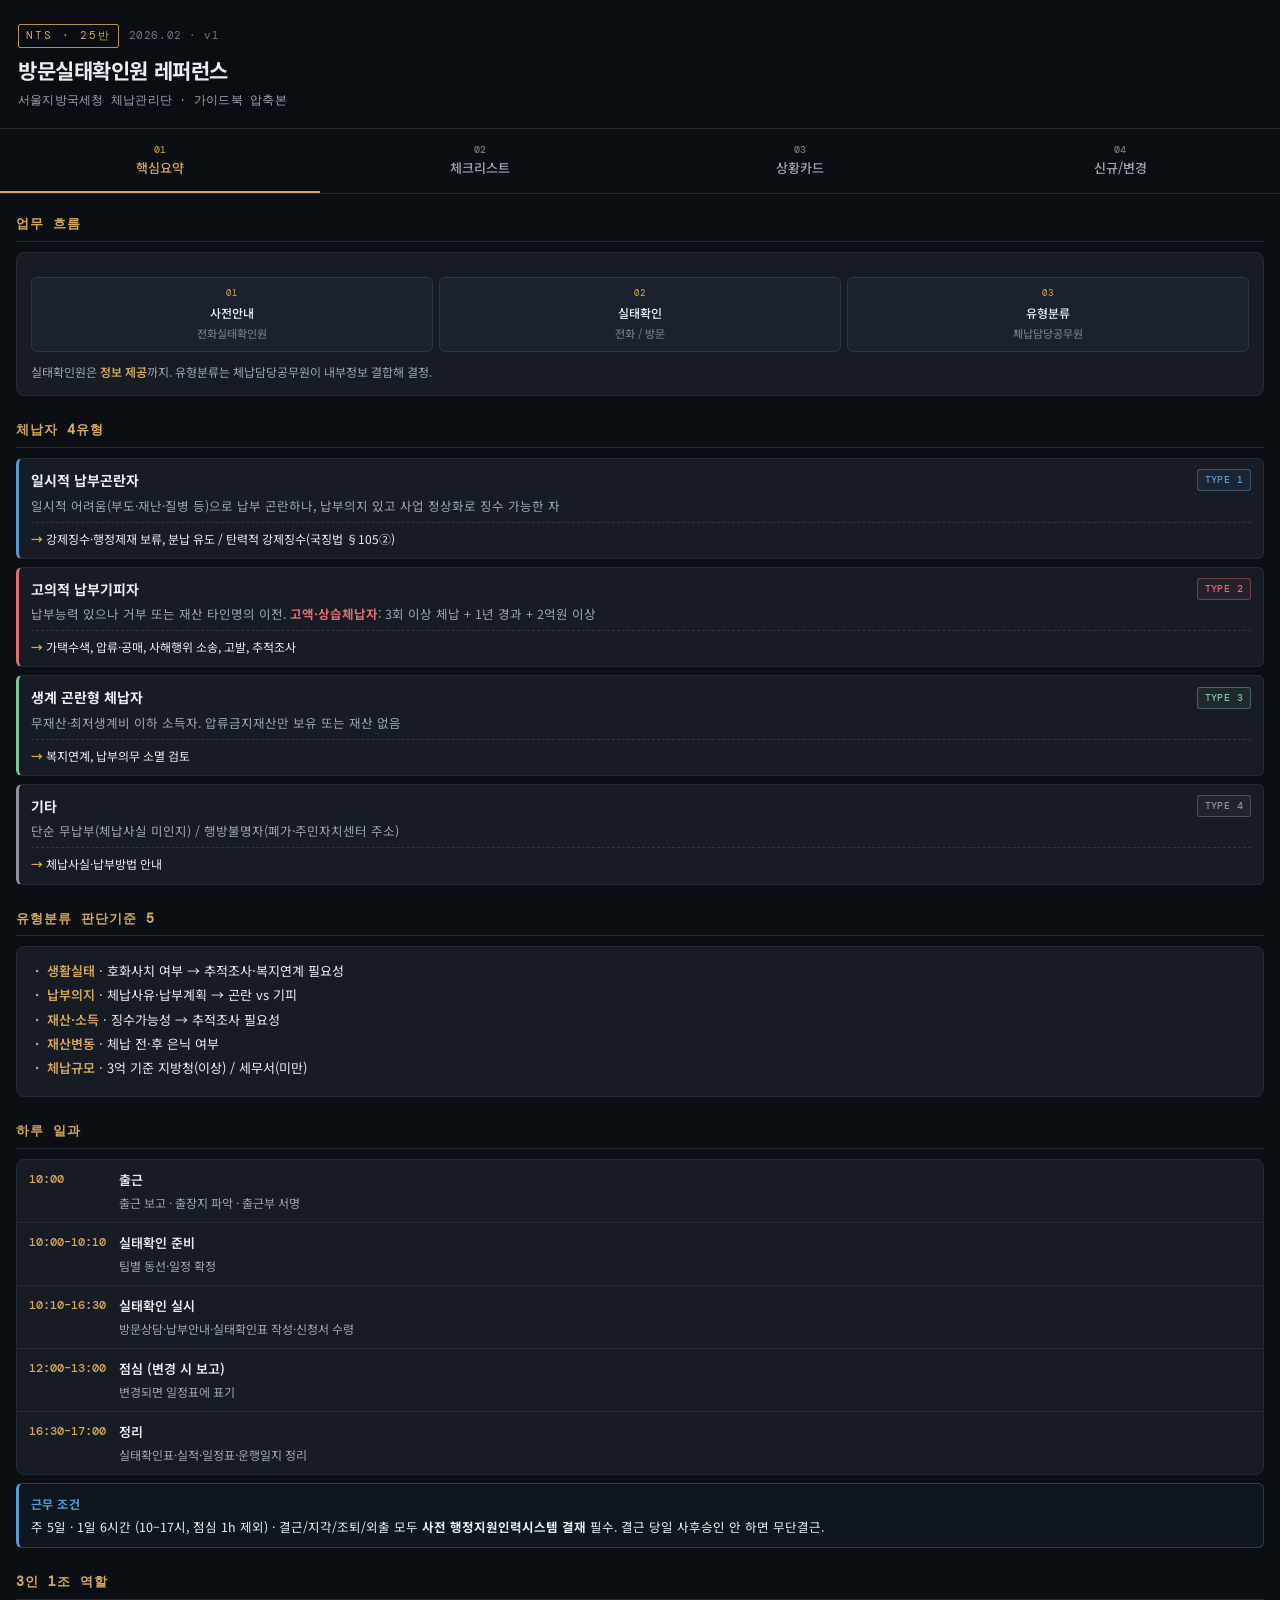
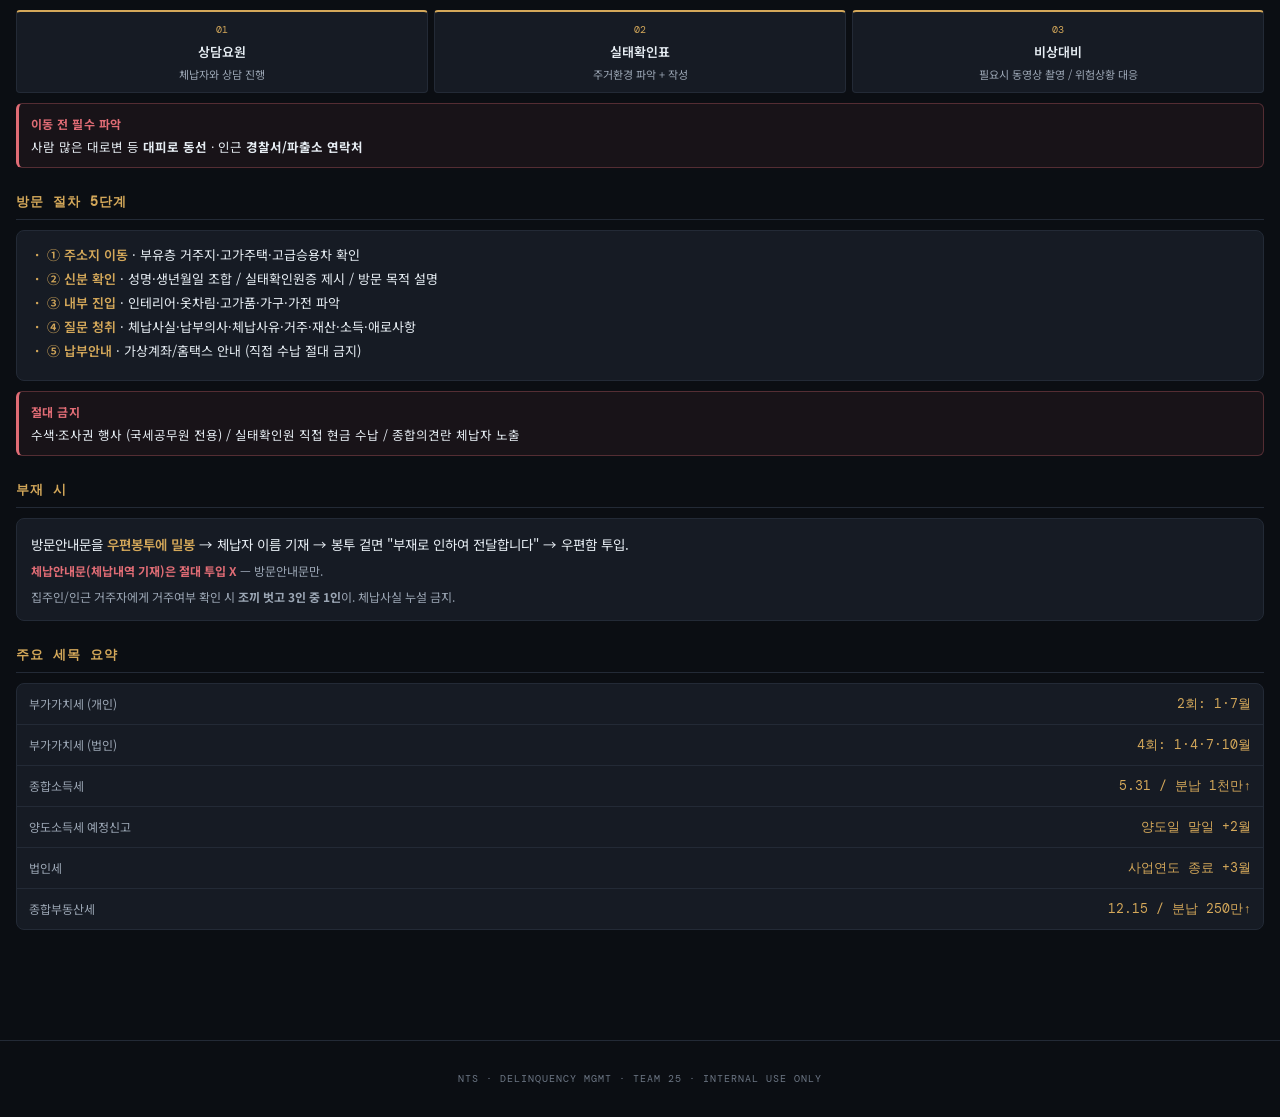
<file: templates/reference.html>
<!DOCTYPE html>
<html lang="ko">
<head>
<meta charset="UTF-8">
<meta name="viewport" content="width=device-width, initial-scale=1.0">
<title>방문실태확인원 레퍼런스 · 2026.2</title>
<link rel="preconnect" href="https://fonts.googleapis.com">
<link rel="preconnect" href="https://fonts.gstatic.com" crossorigin>
<link href="https://fonts.googleapis.com/css2?family=Noto+Sans+KR:wght@300;400;500;600;700;900&family=DM+Mono:wght@400;500&display=swap" rel="stylesheet">
<style>
  * { margin: 0; padding: 0; box-sizing: border-box; -webkit-tap-highlight-color: transparent; }
  :root {
    --bg: #0b0e13;
    --bg-2: #11151c;
    --card: #161b24;
    --card-2: #1c222d;
    --border: #232a36;
    --border-2: #2d3543;
    --text: #e6edf3;
    --text-2: #9ba6b4;
    --text-3: #6c7684;
    --gold: #d4a85a;
    --gold-soft: #b8923f;
    --blue: #5b9bd5;
    --red: #e06c75;
    --green: #7ec699;
    --gray: #8b949e;
    --amber: #e0a64f;
  }
  html, body {
    background: var(--bg);
    color: var(--text);
    font-family: 'Noto Sans KR', sans-serif;
    font-size: 15px;
    line-height: 1.6;
    -webkit-font-smoothing: antialiased;
    overscroll-behavior: none;
  }
  .mono { font-family: 'DM Mono', monospace; letter-spacing: -0.01em; }

  /* HEADER */
  header {
    padding: 24px 18px 18px;
    border-bottom: 1px solid var(--border);
    background: linear-gradient(180deg, #0e1218 0%, var(--bg) 100%);
    position: sticky; top: 0; z-index: 100;
    backdrop-filter: blur(8px);
    background: rgba(11,14,19,0.92);
  }
  .brand-row {
    display: flex; align-items: baseline; gap: 10px;
    margin-bottom: 6px;
  }
  .brand-mark {
    font-family: 'DM Mono', monospace;
    font-size: 11px; letter-spacing: 0.18em;
    color: var(--gold);
    border: 1px solid var(--gold-soft);
    padding: 2px 7px;
    border-radius: 2px;
  }
  .brand-issue {
    font-family: 'DM Mono', monospace;
    font-size: 11px;
    color: var(--text-3);
    letter-spacing: 0.05em;
  }
  h1 {
    font-size: 21px; font-weight: 700;
    letter-spacing: -0.02em;
  }
  .subtitle {
    font-size: 12px; color: var(--text-2);
    margin-top: 4px;
    font-family: 'DM Mono', monospace;
    letter-spacing: 0.02em;
  }

  /* TAB NAV */
  nav.tabs {
    display: flex;
    border-bottom: 1px solid var(--border);
    background: var(--bg);
    position: sticky; top: 0; z-index: 99;
    overflow-x: auto;
    scrollbar-width: none;
  }
  nav.tabs::-webkit-scrollbar { display: none; }
  .tab-btn {
    flex: 1 0 auto;
    min-width: 25%;
    padding: 14px 8px;
    background: transparent;
    border: none;
    color: var(--text-2);
    font-family: 'Noto Sans KR', sans-serif;
    font-size: 13px; font-weight: 500;
    cursor: pointer;
    border-bottom: 2px solid transparent;
    transition: all 0.15s ease;
    position: relative;
  }
  .tab-btn .num {
    font-family: 'DM Mono', monospace;
    font-size: 10px; color: var(--text-3);
    display: block; margin-bottom: 2px;
  }
  .tab-btn.active {
    color: var(--gold);
    border-bottom-color: var(--gold);
  }
  .tab-btn.active .num { color: var(--gold-soft); }

  /* CONTENT */
  main { padding: 20px 16px 80px; }
  .section { display: none; }
  .section.active { display: block; animation: fadeIn 0.25s ease; }
  @keyframes fadeIn { from { opacity: 0; transform: translateY(4px); } to { opacity: 1; transform: translateY(0); } }

  /* SECTION HEADERS */
  .sec-title {
    font-size: 13px; font-weight: 700;
    color: var(--gold);
    letter-spacing: 0.08em;
    text-transform: uppercase;
    margin: 24px 0 10px;
    padding-bottom: 6px;
    border-bottom: 1px solid var(--border);
    font-family: 'DM Mono', monospace;
  }
  .sec-title:first-child { margin-top: 0; }

  /* CARDS */
  .card {
    background: var(--card);
    border: 1px solid var(--border);
    border-radius: 8px;
    padding: 14px 14px;
    margin-bottom: 10px;
  }
  .card-title {
    font-size: 14px; font-weight: 600;
    margin-bottom: 8px;
    display: flex; align-items: center; gap: 8px;
  }
  .card-body {
    font-size: 13.5px; color: var(--text);
    line-height: 1.65;
  }
  .card-body p { margin-bottom: 6px; }
  .card-body p:last-child { margin-bottom: 0; }

  /* BADGES */
  .badge {
    display: inline-flex; align-items: center;
    font-family: 'DM Mono', monospace;
    font-size: 10px; font-weight: 500;
    padding: 2px 7px; border-radius: 3px;
    letter-spacing: 0.04em;
    border: 1px solid;
  }
  .b-blue { color: var(--blue); border-color: rgba(91,155,213,0.4); background: rgba(91,155,213,0.08); }
  .b-red { color: var(--red); border-color: rgba(224,108,117,0.4); background: rgba(224,108,117,0.08); }
  .b-green { color: var(--green); border-color: rgba(126,198,153,0.4); background: rgba(126,198,153,0.08); }
  .b-gray { color: var(--gray); border-color: rgba(139,148,158,0.4); background: rgba(139,148,158,0.08); }
  .b-gold { color: var(--gold); border-color: rgba(212,168,90,0.4); background: rgba(212,168,90,0.08); }
  .b-amber { color: var(--amber); border-color: rgba(224,166,79,0.4); background: rgba(224,166,79,0.08); }

  /* FLOW DIAGRAM */
  .flow-row {
    display: flex; gap: 6px; flex-wrap: wrap;
    margin: 10px 0;
  }
  .flow-step {
    flex: 1 1 0; min-width: 90px;
    background: var(--card-2);
    border: 1px solid var(--border-2);
    border-radius: 6px;
    padding: 8px 10px;
    font-size: 12px;
    text-align: center;
    position: relative;
  }
  .flow-step .step-label {
    font-family: 'DM Mono', monospace;
    font-size: 9px;
    color: var(--gold);
    letter-spacing: 0.1em;
    margin-bottom: 2px;
  }
  .flow-step .step-text {
    font-size: 12px; font-weight: 500;
  }

  /* DEFINITION TABLE */
  .def-grid {
    display: grid;
    grid-template-columns: 1fr;
    gap: 8px;
  }
  .def-item {
    background: var(--card);
    border: 1px solid var(--border);
    border-left: 3px solid var(--gold);
    border-radius: 6px;
    padding: 10px 12px;
  }
  .def-item.t-blue { border-left-color: var(--blue); }
  .def-item.t-red { border-left-color: var(--red); }
  .def-item.t-green { border-left-color: var(--green); }
  .def-item.t-gray { border-left-color: var(--gray); }
  .def-head {
    display: flex; justify-content: space-between; align-items: center;
    margin-bottom: 4px;
  }
  .def-name { font-size: 14px; font-weight: 700; }
  .def-desc { font-size: 12.5px; color: var(--text-2); }
  .def-action {
    margin-top: 6px; padding-top: 6px;
    border-top: 1px dashed var(--border-2);
    font-size: 12px; color: var(--text);
  }
  .def-action::before {
    content: "→ ";
    color: var(--gold);
    font-weight: 700;
  }

  /* SCHEDULE TABLE */
  .schedule {
    background: var(--card);
    border: 1px solid var(--border);
    border-radius: 8px;
    overflow: hidden;
  }
  .sch-row {
    display: grid;
    grid-template-columns: 90px 1fr;
    border-bottom: 1px solid var(--border);
    padding: 10px 12px;
    align-items: start;
  }
  .sch-row:last-child { border-bottom: none; }
  .sch-time {
    font-family: 'DM Mono', monospace;
    font-size: 12px; color: var(--gold);
    font-weight: 500;
  }
  .sch-task { font-size: 13px; }
  .sch-task .task-name {
    font-weight: 600; margin-bottom: 2px;
  }
  .sch-task .task-detail {
    font-size: 12px; color: var(--text-2);
  }

  /* CHECKLIST */
  .check-group {
    margin-bottom: 14px;
  }
  .check-head {
    font-size: 13px; font-weight: 600;
    color: var(--gold);
    margin-bottom: 8px;
    display: flex; align-items: center; gap: 8px;
  }
  .check-head .icon {
    font-family: 'DM Mono', monospace;
    font-size: 11px;
    background: rgba(212,168,90,0.12);
    border: 1px solid var(--gold-soft);
    width: 22px; height: 22px;
    display: inline-flex; align-items: center; justify-content: center;
    border-radius: 4px; color: var(--gold);
  }
  .check-list {
    background: var(--card);
    border: 1px solid var(--border);
    border-radius: 6px;
    padding: 8px 0;
  }
  .check-item {
    display: flex; gap: 10px;
    padding: 8px 14px;
    font-size: 13px;
    line-height: 1.5;
    border-bottom: 1px solid var(--border);
    cursor: pointer;
    transition: background 0.1s;
  }
  .check-item:last-child { border-bottom: none; }
  .check-item:active { background: var(--card-2); }
  .check-item .box {
    flex-shrink: 0;
    width: 16px; height: 16px;
    border: 1.5px solid var(--text-3);
    border-radius: 3px;
    margin-top: 3px;
    transition: all 0.15s;
    position: relative;
  }
  .check-item.checked .box {
    background: var(--gold);
    border-color: var(--gold);
  }
  .check-item.checked .box::after {
    content: "";
    position: absolute;
    left: 4px; top: 0px;
    width: 4px; height: 9px;
    border: solid var(--bg);
    border-width: 0 2px 2px 0;
    transform: rotate(45deg);
  }
  .check-item.checked .text {
    color: var(--text-3);
    text-decoration: line-through;
  }
  .check-item .text { flex: 1; }

  /* WARNING BOX */
  .warning {
    background: rgba(224,108,117,0.06);
    border: 1px solid rgba(224,108,117,0.3);
    border-left: 3px solid var(--red);
    border-radius: 6px;
    padding: 10px 12px;
    margin: 10px 0;
    font-size: 12.5px;
  }
  .warning-title {
    color: var(--red);
    font-weight: 700;
    font-size: 12px;
    margin-bottom: 4px;
    letter-spacing: 0.04em;
  }
  .info {
    background: rgba(91,155,213,0.06);
    border: 1px solid rgba(91,155,213,0.3);
    border-left: 3px solid var(--blue);
    border-radius: 6px;
    padding: 10px 12px;
    margin: 10px 0;
    font-size: 12.5px;
  }
  .info-title {
    color: var(--blue);
    font-weight: 700;
    font-size: 12px;
    margin-bottom: 4px;
    letter-spacing: 0.04em;
  }

  /* SITUATION CARDS */
  .sit-card {
    background: var(--card);
    border: 1px solid var(--border);
    border-radius: 8px;
    margin-bottom: 10px;
    overflow: hidden;
  }
  .sit-head {
    background: var(--card-2);
    padding: 12px 14px;
    cursor: pointer;
    display: flex; justify-content: space-between; align-items: center;
    user-select: none;
  }
  .sit-head:active { background: var(--border); }
  .sit-num {
    font-family: 'DM Mono', monospace;
    font-size: 11px; color: var(--gold);
    background: rgba(212,168,90,0.1);
    padding: 2px 8px;
    border-radius: 3px;
    margin-right: 10px;
    border: 1px solid var(--gold-soft);
    flex-shrink: 0;
  }
  .sit-title {
    font-size: 14px; font-weight: 600;
    flex: 1;
  }
  .sit-toggle {
    color: var(--text-3);
    font-family: 'DM Mono', monospace;
    font-size: 16px;
    transition: transform 0.2s;
  }
  .sit-card.open .sit-toggle { transform: rotate(45deg); }
  .sit-body {
    max-height: 0;
    overflow: hidden;
    transition: max-height 0.3s ease;
  }
  .sit-card.open .sit-body { max-height: 2000px; }
  .sit-content {
    padding: 14px;
    border-top: 1px solid var(--border);
  }
  .sit-block {
    margin-bottom: 12px;
  }
  .sit-block:last-child { margin-bottom: 0; }
  .sit-label {
    font-family: 'DM Mono', monospace;
    font-size: 10px;
    color: var(--gold);
    letter-spacing: 0.1em;
    margin-bottom: 4px;
    display: flex; align-items: center; gap: 6px;
  }
  .sit-label::before {
    content: "";
    width: 12px; height: 1px;
    background: var(--gold);
  }
  .sit-text {
    font-size: 13px;
    line-height: 1.6;
    color: var(--text);
  }
  .sit-quote {
    background: var(--bg-2);
    border-left: 2px solid var(--gold-soft);
    padding: 8px 10px;
    margin: 6px 0;
    font-size: 12.5px;
    color: var(--text-2);
    border-radius: 0 4px 4px 0;
  }
  .sit-quote .speaker {
    font-weight: 700;
    color: var(--gold);
    font-family: 'DM Mono', monospace;
    font-size: 10px;
    margin-right: 6px;
  }

  /* INFO ROWS (FOR LISTS) */
  .info-list {
    list-style: none;
  }
  .info-list li {
    position: relative;
    padding-left: 16px;
    margin-bottom: 4px;
    font-size: 13px;
    line-height: 1.55;
  }
  .info-list li::before {
    content: "·";
    color: var(--gold);
    position: absolute;
    left: 4px;
    font-weight: 700;
  }
  .info-list li strong {
    color: var(--gold);
    font-weight: 600;
  }

  /* DATA TABLES */
  .data-table {
    background: var(--card);
    border: 1px solid var(--border);
    border-radius: 8px;
    overflow: hidden;
    margin: 10px 0;
  }
  .dt-row {
    display: grid;
    grid-template-columns: 1fr 1fr;
    border-bottom: 1px solid var(--border);
    padding: 10px 12px;
    font-size: 13px;
    align-items: start;
    gap: 10px;
  }
  .dt-row:last-child { border-bottom: none; }
  .dt-label {
    color: var(--text-2);
    font-size: 12px;
  }
  .dt-value {
    font-family: 'DM Mono', monospace;
    font-size: 12.5px;
    color: var(--gold);
    text-align: right;
  }
  .dt-value.text {
    font-family: 'Noto Sans KR', sans-serif;
    color: var(--text);
    font-size: 13px;
  }

  /* ROLE GRID */
  .role-grid {
    display: grid;
    grid-template-columns: repeat(3, 1fr);
    gap: 6px;
    margin: 10px 0;
  }
  .role-cell {
    background: var(--card);
    border: 1px solid var(--border);
    border-top: 2px solid var(--gold);
    padding: 10px 8px;
    text-align: center;
    border-radius: 4px;
  }
  .role-num {
    font-family: 'DM Mono', monospace;
    font-size: 10px;
    color: var(--gold);
    margin-bottom: 4px;
  }
  .role-name {
    font-size: 13px; font-weight: 600;
    margin-bottom: 4px;
  }
  .role-desc {
    font-size: 11px; color: var(--text-2);
    line-height: 1.4;
  }

  /* FOOTER */
  footer {
    text-align: center;
    padding: 30px 20px;
    color: var(--text-3);
    font-family: 'DM Mono', monospace;
    font-size: 10px;
    letter-spacing: 0.1em;
    border-top: 1px solid var(--border);
    margin-top: 20px;
  }

  /* TYPOGRAPHY HELPERS */
  .em-gold { color: var(--gold); font-weight: 600; }
  .em-red { color: var(--red); font-weight: 600; }
  .em-blue { color: var(--blue); }
  .small { font-size: 12px; color: var(--text-2); }
  .tiny { font-size: 11px; color: var(--text-3); }

  /* ANCHOR LINK STYLE */
  .anchor-grid {
    display: grid;
    grid-template-columns: repeat(2, 1fr);
    gap: 6px;
    margin-bottom: 14px;
  }
  .anchor-btn {
    background: var(--card);
    border: 1px solid var(--border);
    padding: 10px 8px;
    border-radius: 6px;
    text-align: center;
    font-size: 11.5px;
    color: var(--text-2);
    cursor: pointer;
    transition: all 0.15s;
  }
  .anchor-btn:active {
    background: var(--card-2);
    color: var(--gold);
    border-color: var(--gold-soft);
  }
</style>
</head>
<body>

<header>
  <div class="brand-row">
    <span class="brand-mark">NTS · 25반</span>
    <span class="brand-issue">2026.02 · v1</span>
  </div>
  <h1>방문실태확인원 레퍼런스</h1>
  <div class="subtitle">서울지방국세청 체납관리단 · 가이드북 압축본</div>
</header>

<nav class="tabs">
  <button class="tab-btn active" data-tab="summary"><span class="num">01</span>핵심요약</button>
  <button class="tab-btn" data-tab="check"><span class="num">02</span>체크리스트</button>
  <button class="tab-btn" data-tab="situation"><span class="num">03</span>상황카드</button>
  <button class="tab-btn" data-tab="new"><span class="num">04</span>신규/변경</button>
</nav>

<main>

<!-- ============ TAB 1: SUMMARY ============ -->
<section class="section active" id="summary">

  <div class="sec-title">업무 흐름</div>
  <div class="card">
    <div class="card-body">
      <div class="flow-row">
        <div class="flow-step">
          <div class="step-label">01</div>
          <div class="step-text">사전안내<br><span class="tiny">전화실태확인원</span></div>
        </div>
        <div class="flow-step">
          <div class="step-label">02</div>
          <div class="step-text">실태확인<br><span class="tiny">전화 / 방문</span></div>
        </div>
        <div class="flow-step">
          <div class="step-label">03</div>
          <div class="step-text">유형분류<br><span class="tiny">체납담당공무원</span></div>
        </div>
      </div>
      <p class="small" style="margin-top:6px">실태확인원은 <span class="em-gold">정보 제공</span>까지. 유형분류는 체납담당공무원이 내부정보 결합해 결정.</p>
    </div>
  </div>

  <div class="sec-title">체납자 4유형</div>
  <div class="def-grid">
    <div class="def-item t-blue">
      <div class="def-head">
        <span class="def-name">일시적 납부곤란자</span>
        <span class="badge b-blue">TYPE 1</span>
      </div>
      <div class="def-desc">일시적 어려움(부도·재난·질병 등)으로 납부 곤란하나, 납부의지 있고 사업 정상화로 징수 가능한 자</div>
      <div class="def-action">강제징수·행정제재 보류, 분납 유도 / 탄력적 강제징수(국징법 §105②)</div>
    </div>
    <div class="def-item t-red">
      <div class="def-head">
        <span class="def-name">고의적 납부기피자</span>
        <span class="badge b-red">TYPE 2</span>
      </div>
      <div class="def-desc">납부능력 있으나 거부 또는 재산 타인명의 이전. <strong style="color:var(--red)">고액·상습체납자</strong>: 3회 이상 체납 + 1년 경과 + 2억원 이상</div>
      <div class="def-action">가택수색, 압류·공매, 사해행위 소송, 고발, 추적조사</div>
    </div>
    <div class="def-item t-green">
      <div class="def-head">
        <span class="def-name">생계 곤란형 체납자</span>
        <span class="badge b-green">TYPE 3</span>
      </div>
      <div class="def-desc">무재산·최저생계비 이하 소득자. 압류금지재산만 보유 또는 재산 없음</div>
      <div class="def-action">복지연계, 납부의무 소멸 검토</div>
    </div>
    <div class="def-item t-gray">
      <div class="def-head">
        <span class="def-name">기타</span>
        <span class="badge b-gray">TYPE 4</span>
      </div>
      <div class="def-desc">단순 무납부(체납사실 미인지) / 행방불명자(폐가·주민자치센터 주소)</div>
      <div class="def-action">체납사실·납부방법 안내</div>
    </div>
  </div>

  <div class="sec-title">유형분류 판단기준 5</div>
  <div class="card">
    <ul class="info-list">
      <li><strong>생활실태</strong> · 호화사치 여부 → 추적조사·복지연계 필요성</li>
      <li><strong>납부의지</strong> · 체납사유·납부계획 → 곤란 vs 기피</li>
      <li><strong>재산·소득</strong> · 징수가능성 → 추적조사 필요성</li>
      <li><strong>재산변동</strong> · 체납 전·후 은닉 여부</li>
      <li><strong>체납규모</strong> · 3억 기준 지방청(이상) / 세무서(미만)</li>
    </ul>
  </div>

  <div class="sec-title">하루 일과</div>
  <div class="schedule">
    <div class="sch-row">
      <div class="sch-time">10:00</div>
      <div class="sch-task">
        <div class="task-name">출근</div>
        <div class="task-detail">출근 보고 · 출장지 파악 · 출근부 서명</div>
      </div>
    </div>
    <div class="sch-row">
      <div class="sch-time">10:00–10:10</div>
      <div class="sch-task">
        <div class="task-name">실태확인 준비</div>
        <div class="task-detail">팀별 동선·일정 확정</div>
      </div>
    </div>
    <div class="sch-row">
      <div class="sch-time">10:10–16:30</div>
      <div class="sch-task">
        <div class="task-name">실태확인 실시</div>
        <div class="task-detail">방문상담·납부안내·실태확인표 작성·신청서 수령</div>
      </div>
    </div>
    <div class="sch-row">
      <div class="sch-time">12:00–13:00</div>
      <div class="sch-task">
        <div class="task-name">점심 (변경 시 보고)</div>
        <div class="task-detail">변경되면 일정표에 표기</div>
      </div>
    </div>
    <div class="sch-row">
      <div class="sch-time">16:30–17:00</div>
      <div class="sch-task">
        <div class="task-name">정리</div>
        <div class="task-detail">실태확인표·실적·일정표·운행일지 정리</div>
      </div>
    </div>
  </div>
  <div class="info" style="margin-top:8px">
    <div class="info-title">근무 조건</div>
    주 5일 · 1일 6시간 (10–17시, 점심 1h 제외) · 결근/지각/조퇴/외출 모두 <strong>사전 행정지원인력시스템 결재</strong> 필수. 결근 당일 사후승인 안 하면 무단결근.
  </div>

  <div class="sec-title">3인 1조 역할</div>
  <div class="role-grid">
    <div class="role-cell">
      <div class="role-num">01</div>
      <div class="role-name">상담요원</div>
      <div class="role-desc">체납자와 상담 진행</div>
    </div>
    <div class="role-cell">
      <div class="role-num">02</div>
      <div class="role-name">실태확인표</div>
      <div class="role-desc">주거환경 파악 + 작성</div>
    </div>
    <div class="role-cell">
      <div class="role-num">03</div>
      <div class="role-name">비상대비</div>
      <div class="role-desc">필요시 동영상 촬영 / 위험상황 대응</div>
    </div>
  </div>
  <div class="warning">
    <div class="warning-title">이동 전 필수 파악</div>
    사람 많은 대로변 등 <strong>대피로 동선</strong> · 인근 <strong>경찰서/파출소 연락처</strong>
  </div>

  <div class="sec-title">방문 절차 5단계</div>
  <div class="card">
    <ul class="info-list">
      <li><strong>① 주소지 이동</strong> · 부유층 거주지·고가주택·고급승용차 확인</li>
      <li><strong>② 신분 확인</strong> · 성명·생년월일 조합 / 실태확인원증 제시 / 방문 목적 설명</li>
      <li><strong>③ 내부 진입</strong> · 인테리어·옷차림·고가품·가구·가전 파악</li>
      <li><strong>④ 질문 청취</strong> · 체납사실·납부의사·체납사유·거주·재산·소득·애로사항</li>
      <li><strong>⑤ 납부안내</strong> · 가상계좌/홈택스 안내 (직접 수납 절대 금지)</li>
    </ul>
  </div>
  <div class="warning">
    <div class="warning-title">절대 금지</div>
    수색·조사권 행사 (국세공무원 전용) / 실태확인원 직접 현금 수납 / 종합의견란 체납자 노출
  </div>

  <div class="sec-title">부재 시</div>
  <div class="card">
    <div class="card-body">
      <p>방문안내문을 <span class="em-gold">우편봉투에 밀봉</span> → 체납자 이름 기재 → 봉투 겉면 "부재로 인하여 전달합니다" → 우편함 투입.</p>
      <p class="small" style="margin-top:6px"><strong style="color:var(--red)">체납안내문(체납내역 기재)은 절대 투입 X</strong> — 방문안내문만.</p>
      <p class="small">집주인/인근 거주자에게 거주여부 확인 시 <strong>조끼 벗고 3인 중 1인</strong>이. 체납사실 누설 금지.</p>
    </div>
  </div>

  <div class="sec-title">주요 세목 요약</div>
  <div class="data-table">
    <div class="dt-row">
      <div class="dt-label">부가가치세 (개인)</div>
      <div class="dt-value">2회: 1·7월</div>
    </div>
    <div class="dt-row">
      <div class="dt-label">부가가치세 (법인)</div>
      <div class="dt-value">4회: 1·4·7·10월</div>
    </div>
    <div class="dt-row">
      <div class="dt-label">종합소득세</div>
      <div class="dt-value">5.31 / 분납 1천만↑</div>
    </div>
    <div class="dt-row">
      <div class="dt-label">양도소득세 예정신고</div>
      <div class="dt-value">양도일 말일 +2월</div>
    </div>
    <div class="dt-row">
      <div class="dt-label">법인세</div>
      <div class="dt-value">사업연도 종료 +3월</div>
    </div>
    <div class="dt-row">
      <div class="dt-label">종합부동산세</div>
      <div class="dt-value">12.15 / 분납 250만↑</div>
    </div>
  </div>

</section>


<!-- ============ TAB 2: CHECKLIST ============ -->
<section class="section" id="check">

  <div class="info">
    <div class="info-title">사용법</div>
    항목 탭하면 체크 표시. 페이지 새로고침 시 초기화. 매일 출근 전·방문 전·종료 후 확인용.
  </div>

  <div class="check-group">
    <div class="check-head"><span class="icon">A</span>출근 직후</div>
    <div class="check-list">
      <div class="check-item"><div class="box"></div><div class="text">출근부 서명</div></div>
      <div class="check-item"><div class="box"></div><div class="text">근무복(조끼) 착용</div></div>
      <div class="check-item"><div class="box"></div><div class="text">실태확인원증 패용</div></div>
      <div class="check-item"><div class="box"></div><div class="text">전화실태확인원에게서 체납자 명단·실태확인표·체납안내문 수령</div></div>
      <div class="check-item"><div class="box"></div><div class="text">팀별 출장지 동선·일정 확정 (10분 내)</div></div>
    </div>
  </div>

  <div class="check-group">
    <div class="check-head"><span class="icon">B</span>방문 직전</div>
    <div class="check-list">
      <div class="check-item"><div class="box"></div><div class="text">3인 역할 분담 (상담/작성/대비) 확정</div></div>
      <div class="check-item"><div class="box"></div><div class="text">대피로 동선 파악 (대로변·인파)</div></div>
      <div class="check-item"><div class="box"></div><div class="text">인근 경찰서/파출소 연락처 확인</div></div>
      <div class="check-item"><div class="box"></div><div class="text">우편함 우편물로 거주여부 사전 확인</div></div>
      <div class="check-item"><div class="box"></div><div class="text">주소지 특성·고가주택·고급승용차 외관 파악</div></div>
    </div>
  </div>

  <div class="check-group">
    <div class="check-head"><span class="icon">C</span>대면 시</div>
    <div class="check-list">
      <div class="check-item"><div class="box"></div><div class="text">신분 확인 (성명+생년월일 조합)</div></div>
      <div class="check-item"><div class="box"></div><div class="text">실태확인원증 제시</div></div>
      <div class="check-item"><div class="box"></div><div class="text">방문 목적 설명: "독촉 아님, 상담·정리 도움"</div></div>
      <div class="check-item"><div class="box"></div><div class="text">체납안내문 본인 직접 전달</div></div>
      <div class="check-item"><div class="box"></div><div class="text">상담 중 자연스럽게 8개 항목 청취</div></div>
      <div class="check-item"><div class="box"></div><div class="text">실태확인표 작성 (종합의견란 체납자 노출 금지)</div></div>
      <div class="check-item"><div class="box"></div><div class="text">납부 희망 시 가상계좌·홈택스 안내 (직접 수납 X)</div></div>
      <div class="check-item"><div class="box"></div><div class="text">분납 희망 시 체납담당공무원 연결 안내</div></div>
    </div>
  </div>

  <div class="check-group">
    <div class="check-head"><span class="icon">D</span>부재 시</div>
    <div class="check-list">
      <div class="check-item"><div class="box"></div><div class="text">방문안내문을 우편봉투에 밀봉</div></div>
      <div class="check-item"><div class="box"></div><div class="text">봉투에 체납자 이름 기재</div></div>
      <div class="check-item"><div class="box"></div><div class="text">봉투 겉면 "부재로 인하여 전달합니다" 표시</div></div>
      <div class="check-item"><div class="box"></div><div class="text">체납안내문(체납내역 기재)은 절대 투입 X</div></div>
      <div class="check-item"><div class="box"></div><div class="text">우편함 투입</div></div>
      <div class="check-item"><div class="box"></div><div class="text">거주여부 확인 시 조끼 벗고 1인만, 체납사실 누설 X</div></div>
    </div>
  </div>

  <div class="check-group">
    <div class="check-head"><span class="icon">E</span>종료 후 (16:30–17:00)</div>
    <div class="check-list">
      <div class="check-item"><div class="box"></div><div class="text">일정표 작성 (도착·상담·출발 시간)</div></div>
      <div class="check-item"><div class="box"></div><div class="text">차량 운행일지 작성 (킬로수·사고유무)</div></div>
      <div class="check-item"><div class="box"></div><div class="text">납부의무 소멸 신청서 → 운영담당자 인계</div></div>
      <div class="check-item"><div class="box"></div><div class="text">복지연계신청서 + 실태확인표 → 전화실태확인원 인계</div></div>
      <div class="check-item"><div class="box"></div><div class="text">방문상담(실태확인) 보고서 → 지방청 운영담당자</div></div>
    </div>
  </div>

  <div class="sec-title">개인정보 절대원칙</div>
  <div class="warning">
    <div class="warning-title">가족이라도 본인 외 노출 금지</div>
    배우자·자녀·부모·형제 모두 해당. 체납사실·납세정보·체납액 일체 누설 금지.
  </div>
  <div class="check-group">
    <div class="check-list">
      <div class="check-item"><div class="box"></div><div class="text">체납자 본인이 아니면 어떤 정보도 제공하지 않는다</div></div>
      <div class="check-item"><div class="box"></div><div class="text">제3자 통화 시 "국세청에서 방문" 정도만 안내</div></div>
      <div class="check-item"><div class="box"></div><div class="text">본인 휴대폰을 알려주는지 여부는 제3자 결정에 맡긴다</div></div>
      <div class="check-item"><div class="box"></div><div class="text">USB·노트북·서면 분실 즉시 사용부서장 보고</div></div>
      <div class="check-item"><div class="box"></div><div class="text">주민번호 뒷자리는 마스킹(*) 처리</div></div>
    </div>
  </div>

  <div class="sec-title">처벌 기준</div>
  <div class="data-table">
    <div class="dt-row">
      <div class="dt-label">국세징수법 §116<br><span class="tiny">실태조사 자료 누설·목적 외 사용</span></div>
      <div class="dt-value text" style="color:var(--red)">2천만원 이하 과태료</div>
    </div>
    <div class="dt-row">
      <div class="dt-label">개인정보보호법 §71<br><span class="tiny">동의 없이 제3자 제공/누설</span></div>
      <div class="dt-value text" style="color:var(--red)">5년↓ 또는 5천만원↓</div>
    </div>
    <div class="dt-row">
      <div class="dt-label">개인정보보호법 §72<br><span class="tiny">직무상 비밀 누설/목적 외 이용</span></div>
      <div class="dt-value text" style="color:var(--red)">3년↓ 또는 3천만원↓</div>
    </div>
  </div>

  <div class="sec-title">의무사항</div>
  <div class="card">
    <ul class="info-list">
      <li><strong>성실·품위</strong> · 비밀 엄수, 친절·공정, 근무지 이탈 X</li>
      <li><strong>청렴</strong> · 직무관련 사례·증여·향응 금지 (직간접·상하 모두)</li>
      <li><strong>겸직금지</strong> · 다른 사업장 취업·자영업 금지</li>
      <li><strong>제척·기피</strong> · 친·인척·지인 시 본인 회피</li>
      <li><strong>복장</strong> · 조끼 + 실태확인원증 + 안전장비</li>
      <li><strong>병가</strong> · 진료 영수증 제출, 병가기간 무급</li>
      <li><strong>공가</strong> · 예비군 훈련만 유급</li>
      <li><strong>연차</strong> · 1개월 개근 시 1일(6h) 부여</li>
      <li><strong>시용기간</strong> · 3개월, 종합 70점 미만 시 본채용 거부 가능</li>
    </ul>
  </div>

</section>


<!-- ============ TAB 3: SITUATION CARDS ============ -->
<section class="section" id="situation">

  <div class="info">
    <div class="info-title">사용법</div>
    상황 카드 탭하면 핵심 멘트와 대응 펼쳐짐. 가이드북 참고7 압축본.
  </div>

  <!-- 상황 1 -->
  <div class="sit-card">
    <div class="sit-head">
      <span class="sit-num">01</span>
      <div class="sit-title">기본 상황 · 납부불가</div>
      <span class="sit-toggle">+</span>
    </div>
    <div class="sit-body"><div class="sit-content">
      <div class="sit-block">
        <div class="sit-label">관찰 포인트</div>
        <div class="sit-text">낡은 옷, 청결 불량, 주방 설거지·소주병 → 생계 곤란 시그널</div>
      </div>
      <div class="sit-block">
        <div class="sit-label">핵심 멘트</div>
        <div class="sit-quote"><span class="speaker">확인원</span>"독촉 아닙니다. 납부가 어려운 이유와 생활실태를 확인해 정리하는데 도움드리려고 방문했습니다."</div>
      </div>
      <div class="sit-block">
        <div class="sit-label">처리</div>
        <div class="sit-text">복지연계 의사 확인 → 신청 시 신청서 수령. 본인이 거부하면 그대로 종료, 강요 X.</div>
      </div>
    </div></div>
  </div>

  <!-- 상황 2 -->
  <div class="sit-card">
    <div class="sit-head">
      <span class="sit-num">02</span>
      <div class="sit-title">분납 희망</div>
      <span class="sit-toggle">+</span>
    </div>
    <div class="sit-body"><div class="sit-content">
      <div class="sit-block">
        <div class="sit-label">관찰 포인트</div>
        <div class="sit-text">단정한 옷차림, 사업·가게 운영, 일시적 자금경색</div>
      </div>
      <div class="sit-block">
        <div class="sit-label">핵심 멘트</div>
        <div class="sit-quote"><span class="speaker">확인원</span>"분납 가능하도록 도와드립니다. 체납안내문에 있는 체납담당공무원이 직접 전화드리도록 조치하겠습니다."</div>
      </div>
      <div class="sit-block">
        <div class="sit-label">주의</div>
        <div class="sit-text">분납 가능여부·금액 결정은 체납담당공무원 권한. 실태확인원이 약속 X.</div>
      </div>
    </div></div>
  </div>

  <!-- 상황 3 -->
  <div class="sit-card">
    <div class="sit-head">
      <span class="sit-num">03</span>
      <div class="sit-title">생계 곤란 · 복지연계</div>
      <span class="sit-toggle">+</span>
    </div>
    <div class="sit-body"><div class="sit-content">
      <div class="sit-block">
        <div class="sit-label">관찰 포인트</div>
        <div class="sit-text">건강 악화, 전기·수도 체납, 단기 일용직, 쾌쾌한 냄새</div>
      </div>
      <div class="sit-block">
        <div class="sit-label">핵심 멘트</div>
        <div class="sit-quote"><span class="speaker">확인원</span>"생계가 어려우시면 자치단체 복지부서에 연결해드립니다. 신청하시겠어요?"</div>
      </div>
      <div class="sit-block">
        <div class="sit-label">처리</div>
        <div class="sit-text">복지연계신청서 + 개인정보 수집·이용 및 제3자 제공 동의서 수령. 복지위기알림(앱) 등록은 운영담당자 또는 현장 직접 입력.</div>
      </div>
    </div></div>
  </div>

  <!-- 상황 4 -->
  <div class="sit-card">
    <div class="sit-head">
      <span class="sit-num">04</span>
      <div class="sit-title">고의적 납부기피 의심</div>
      <span class="sit-toggle">+</span>
    </div>
    <div class="sit-body"><div class="sit-content">
      <div class="sit-block">
        <div class="sit-label">관찰 포인트</div>
        <div class="sit-text">고급 주택단지, 명품 의상, 골프백, 고가 인테리어. "사업 망함" 주장하나 배우자가 부담.</div>
      </div>
      <div class="sit-block">
        <div class="sit-label">핵심 질문</div>
        <div class="sit-quote"><span class="speaker">확인원</span>"수입이 없으신데 배우자분이 사업을 크게 하시나 보네요. 생활비는 배우자분이 부담하시는 거죠?"</div>
      </div>
      <div class="sit-block">
        <div class="sit-label">처리</div>
        <div class="sit-text">실태확인표 종합의견란에 <strong style="color:var(--red)">고의적 납부기피 의심</strong>으로 분류. 배우자 명의 부동산 등 추적조사 필요성 메모. 체납담당공무원 분석 회부.</div>
      </div>
    </div></div>
  </div>

  <!-- 상황 5 -->
  <div class="sit-card">
    <div class="sit-head">
      <span class="sit-num">05</span>
      <div class="sit-title">집안 상담 거부</div>
      <span class="sit-toggle">+</span>
    </div>
    <div class="sit-body"><div class="sit-content">
      <div class="sit-block">
        <div class="sit-label">대응</div>
        <div class="sit-quote"><span class="speaker">확인원</span>"집안이 불편하시면 밖에 상담 가능한 장소로 이동해도 괜찮습니다. 근처 공터로 이동하시죠."</div>
      </div>
      <div class="sit-block">
        <div class="sit-label">참고</div>
        <div class="sit-text">제3자 영향 받지 않는 단둘 상담이 원칙. 외부 이동도 동일하게 적용.</div>
      </div>
    </div></div>
  </div>

  <!-- 상황 6 -->
  <div class="sit-card">
    <div class="sit-head">
      <span class="sit-num">06</span>
      <div class="sit-title">제3자 대면 (본인 부재)</div>
      <span class="sit-toggle">+</span>
    </div>
    <div class="sit-body"><div class="sit-content">
      <div class="sit-block">
        <div class="sit-label">대응 1단계</div>
        <div class="sit-text">"국세청에서 방문했다고만" 전달 부탁. 체납사실은 절대 누설 X.</div>
      </div>
      <div class="sit-block">
        <div class="sit-label">통화 연결되면</div>
        <div class="sit-quote"><span class="speaker">확인원</span>"통화로 드릴 말씀이 아니라서 다시 댁으로 방문드리겠습니다. 언제 가능하실까요?"</div>
      </div>
      <div class="sit-block">
        <div class="sit-label">번호 안 알려주면</div>
        <div class="sit-text">강요 X. 체납안내문(연락처)을 제3자에게 전달 부탁하고 종료.</div>
      </div>
    </div></div>
  </div>

  <!-- 상황 7 -->
  <div class="sit-card">
    <div class="sit-head">
      <span class="sit-num">07</span>
      <div class="sit-title">전원 부재 (거주는 함)</div>
      <span class="sit-toggle">+</span>
    </div>
    <div class="sit-body"><div class="sit-content">
      <div class="sit-block">
        <div class="sit-label">절차</div>
        <div class="sit-text">우편함에 최근 우편물 있음 → 거주 확인. 벨 3회 이상 + 노크 → 부재 확정.</div>
      </div>
      <div class="sit-block">
        <div class="sit-label">처리</div>
        <div class="sit-text">방문안내문(밀봉, 이름 기재, "부재로 인하여 전달") 우편함 투입 후 종료.</div>
      </div>
    </div></div>
  </div>

  <!-- 상황 8 -->
  <div class="sit-card">
    <div class="sit-head">
      <span class="sit-num">08</span>
      <div class="sit-title">비거주 의심 (행방불명)</div>
      <span class="sit-toggle">+</span>
    </div>
    <div class="sit-body"><div class="sit-content">
      <div class="sit-block">
        <div class="sit-label">시그널</div>
        <div class="sit-text">우편물 오래되거나 없음. 응답 없음.</div>
      </div>
      <div class="sit-block">
        <div class="sit-label">확인 방법 (아파트)</div>
        <div class="sit-text">조끼 벗고 1인만, 옛 직장동료/지인으로 가장. "아직 여기 사나요?" 정도만.</div>
      </div>
      <div class="sit-block">
        <div class="sit-label">처리</div>
        <div class="sit-text">행방불명 의심으로 보고. 종합의견란에 비거주 메모.</div>
      </div>
    </div></div>
  </div>

  <!-- 상황 9 -->
  <div class="sit-card">
    <div class="sit-head">
      <span class="sit-num">09</span>
      <div class="sit-title">폭언</div>
      <span class="sit-toggle">+</span>
    </div>
    <div class="sit-body"><div class="sit-content">
      <div class="sit-block">
        <div class="sit-label">초기 대응</div>
        <div class="sit-quote"><span class="speaker">확인원</span>"화나시더라도 욕설은 자제 부탁드립니다. 도움드리려고 방문한 것입니다."</div>
      </div>
      <div class="sit-block">
        <div class="sit-label">계속 욕설 시</div>
        <div class="sit-text">확인원 1인 휴대폰으로 동영상 촬영(녹음 포함) 시작.</div>
      </div>
      <div class="sit-block">
        <div class="sit-label">통제 불가 시</div>
        <div class="sit-text">"대화가 되지 않을 것 같으니 돌아가겠습니다" → 즉시 이탈. 따라오면 인파 많은 곳으로 + 경찰 신고. 종료 후 지방청 운영담당자 보고.</div>
      </div>
    </div></div>
  </div>

  <!-- 상황 10 -->
  <div class="sit-card">
    <div class="sit-head">
      <span class="sit-num">10</span>
      <div class="sit-title">위협 / 폭력 발생</div>
      <span class="sit-toggle">+</span>
    </div>
    <div class="sit-body"><div class="sit-content">
      <div class="sit-block">
        <div class="sit-label">즉시 조치</div>
        <div class="sit-quote"><span class="speaker">확인원</span>"지금 행동은 폭행죄에 해당될 수 있어, 계속 이러시면 경찰에 신고하겠습니다."</div>
      </div>
      <div class="sit-block">
        <div class="sit-label">동시 진행</div>
        <div class="sit-text">즉시 1인 휴대폰 동영상(녹음 포함) 촬영. 무력 동원 시 동의 불필요.</div>
      </div>
      <div class="sit-block">
        <div class="sit-label">대피</div>
        <div class="sit-text">진정 안 되면 즉시 이탈. 따라오며 위협 시 경찰 신고 + 인파 많은 곳. 출동 시까지 회피.</div>
      </div>
      <div class="sit-block">
        <div class="sit-label">사후</div>
        <div class="sit-text">지방청 운영담당자 보고 후 필요 조치(진단서·경찰 진술 등).</div>
      </div>
    </div></div>
  </div>

  <div class="sec-title">상담 거부 극복 5단계</div>
  <div class="card">
    <ul class="info-list">
      <li><strong>① 관계 유지</strong> · No 받아들이지 말기 / 거절 신호 안 주기 / 침묵 금기 / 표정·제스처 자제</li>
      <li><strong>② 적극 청취</strong> · 몸짓·표정 읽기 / 끼어들지 X / 입장에서 이해</li>
      <li><strong>③ 거절 요점 파악</strong> · 손가락 톡톡(동의 X·지루) / 주먹(분노) / 주머니(불신) / 미소 중단(흥미 상실)</li>
      <li><strong>④ 대답 준비</strong> · 짧고 간결, 친절한 말투</li>
      <li><strong>⑤ 적절한 대답</strong> · 상대 수준에 맞는 쉬운 말, 생소한 용어 회피</li>
    </ul>
  </div>

  <div class="sec-title">화난 상대 진정 6요령</div>
  <div class="card">
    <ul class="info-list">
      <li>휴식 · 장소 변경 (몇 분~며칠)</li>
      <li>조용히 듣기 · 흥분 가라앉을 때까지</li>
      <li>주제 바꾸기 · 근거 약한 분노일 때</li>
      <li>사과 · 근거 있는 분노일 때 솔직하게</li>
      <li>조금 양보 · 다른 방법 다 안 되었을 때만</li>
      <li>다른 사람에게 부탁 · 공무원 도움 요청</li>
    </ul>
  </div>

  <div class="sec-title">라포 형성</div>
  <div class="card">
    <ul class="info-list">
      <li><strong>메라비언</strong> · 시각 55% / 청각 38% / 언어 7% (비언어 우위)</li>
      <li><strong>미러링</strong> · 상대 행동을 거울처럼 반영</li>
      <li><strong>백트레킹</strong> · 상대 말 중요 부분 반복</li>
      <li><strong>페이싱</strong> · 호흡·말 속도·자세 맞추기</li>
      <li><strong>자기 공개</strong> · 본인 약점 먼저 공개 → 경계 낮춤</li>
      <li><strong>1·2·3 법칙</strong> · 1분 말하고 / 2분 듣고 / 3분 맞장구</li>
    </ul>
  </div>

</section>


<!-- ============ TAB 4: NEW/CHANGED ============ -->
<section class="section" id="new">

  <div class="info">
    <div class="info-title">2026.2판 주요 신규/강화 사항</div>
    복지위기알림 앱 연계 절차, 복지연계신청서 별지 신설, 2025년 기초생활·긴급복지 기준 갱신.
  </div>

  <div class="sec-title">복지위기알림(앱) 등록 절차</div>
  <div class="card">
    <div class="card-body">
      <p style="margin-bottom:8px"><span class="em-gold">현장 직접 입력 가능</span>. 운영담당자 취합 입력이 기본이나 실태확인원 현장 등록도 허용.</p>
      <ul class="info-list">
        <li>회원가입 → 휴대폰 인증</li>
        <li>개인정보 수집·이용 동의</li>
        <li><strong>유형 선택 시 "업무 유관자"</strong> ← 중요</li>
        <li><strong>"업무유관자 기타" 체크 + "국세체납관리단" 입력</strong> ← 중요</li>
        <li>알림통지 방식: <strong>이메일</strong> 체크 + 지방청 운영담당자 이메일 기재 (결과 회신 목적)</li>
      </ul>
    </div>
  </div>
  <div class="warning">
    <div class="warning-title">절대 체크 금지</div>
    "익명알림" 체크 X — 체크하면 결과 회신 안 옴.
  </div>

  <div class="sec-title">위기상황 등록 (이웃 알림)</div>
  <div class="card">
    <ol class="info-list" style="counter-reset:n">
      <li><strong>위기상황 선택</strong> · 생계/돌봄/건강/일상/안전/주거/일자리/아동/채무·법률/고립·고독</li>
      <li><strong>가구 유형</strong> · 독거/한부모/다문화/노인부부/북한이탈/다자녀/조손/장애/소년소녀/미혼모부/일반/기타</li>
      <li><strong>대상자 정보</strong> · 성별·이름·연령대·연락처·주소</li>
      <li><strong>알림내용</strong> · 복지연계신청서의 신청사유와 동일하게 입력</li>
      <li><strong>지방청 담당자 정보</strong> · 익명알림 X / 이메일 통지 / 지방청 총괄 이메일 기재</li>
      <li><strong>개인정보 제공 동의 → 알림하기</strong></li>
    </ol>
  </div>

  <div class="sec-title">복지연계 처리 흐름</div>
  <div class="card">
    <div class="flow-row">
      <div class="flow-step">
        <div class="step-label">①</div>
        <div class="step-text">위기상황 발견<br><span class="tiny">실태확인원 → 운영담당자</span></div>
      </div>
      <div class="flow-step">
        <div class="step-label">②</div>
        <div class="step-text">앱 등록<br><span class="tiny">행복이음 자동매칭</span></div>
      </div>
    </div>
    <div class="flow-row">
      <div class="flow-step">
        <div class="step-label">③</div>
        <div class="step-text">지자체 배정·서비스 제공<br><span class="tiny">상담·복지서비스</span></div>
      </div>
      <div class="flow-step">
        <div class="step-label">④</div>
        <div class="step-text">결과 입력·관리<br><span class="tiny">NTIS GF04</span></div>
      </div>
    </div>
  </div>

  <div class="sec-title">NTIS 시스템 코드</div>
  <div class="data-table">
    <div class="dt-row">
      <div class="dt-label">복지연계신청서 + 동의서<br><span class="tiny">전자서고 필수 첨부</span></div>
      <div class="dt-value">GF03</div>
    </div>
    <div class="dt-row">
      <div class="dt-label">복지 연계 결과<br><span class="tiny">접수번호·처리결과 입력</span></div>
      <div class="dt-value">GF04</div>
    </div>
  </div>

  <div class="sec-title">복지연계 결과 조회 방법</div>
  <div class="card">
    <ul class="info-list">
      <li><strong>이메일</strong> · '알림통지 방식'에 입력한 이메일로 통보</li>
      <li><strong>앱</strong> · 복지위기알림 → '알림 이력' → 결과 조회</li>
      <li><strong>NTIS 입력</strong> · GF04에서 접수번호·처리결과 상세내역 전산 입력</li>
    </ul>
  </div>

  <div class="sec-title">2025년 기초생활보장 선정기준 (1인)</div>
  <div class="data-table">
    <div class="dt-row">
      <div class="dt-label">생계급여</div>
      <div class="dt-value">765,444원</div>
    </div>
    <div class="dt-row">
      <div class="dt-label">의료급여</div>
      <div class="dt-value">956,805원</div>
    </div>
    <div class="dt-row">
      <div class="dt-label">주거급여</div>
      <div class="dt-value">1,148,166원</div>
    </div>
    <div class="dt-row">
      <div class="dt-label">교육급여</div>
      <div class="dt-value">1,196,007원</div>
    </div>
  </div>
  <div class="warning">
    <div class="warning-title">생계급여 부양의무자 기준</div>
    1촌 혈족(배우자 포함) 연소득 1.3억 또는 재산 12억 초과 시 보장 불가.
  </div>

  <div class="sec-title">긴급복지 지원 기준</div>
  <div class="data-table">
    <div class="dt-row">
      <div class="dt-label">소득 (1인)</div>
      <div class="dt-value">중위 75% / 1,794,010</div>
    </div>
    <div class="dt-row">
      <div class="dt-label">소득 (4인)</div>
      <div class="dt-value">4,573,330</div>
    </div>
    <div class="dt-row">
      <div class="dt-label">대도시 재산</div>
      <div class="dt-value">2.41억–3.10억↓</div>
    </div>
    <div class="dt-row">
      <div class="dt-label">금융재산 (1인)</div>
      <div class="dt-value">8,392,000↓</div>
    </div>
  </div>

  <div class="sec-title">긴급복지 주요 지원 (4인)</div>
  <div class="data-table">
    <div class="dt-row">
      <div class="dt-label">생계 (월·6회까지)</div>
      <div class="dt-value">1,872,700</div>
    </div>
    <div class="dt-row">
      <div class="dt-label">의료 (2회까지)</div>
      <div class="dt-value">3,000,000↓</div>
    </div>
    <div class="dt-row">
      <div class="dt-label">주거 대도시 (12회까지)</div>
      <div class="dt-value">662,500↓</div>
    </div>
    <div class="dt-row">
      <div class="dt-label">복지시설 (6회까지)</div>
      <div class="dt-value">1,494,100↓</div>
    </div>
    <div class="dt-row">
      <div class="dt-label">연료비 (10–3월 6회)</div>
      <div class="dt-value">월 150,000</div>
    </div>
    <div class="dt-row">
      <div class="dt-label">장제비 (1회)</div>
      <div class="dt-value">800,000</div>
    </div>
    <div class="dt-row">
      <div class="dt-label">단전 시 전기료</div>
      <div class="dt-value">500,000↓</div>
    </div>
  </div>

  <div class="sec-title">주요 복지 연계기관 14</div>
  <div class="card">
    <ul class="info-list">
      <li><strong>장애인</strong> · 장애인고용공단(취업) / 국민연금공단(서비스지원)</li>
      <li><strong>의료취약</strong> · 국립암센터 / 보건소 / 지방의료원</li>
      <li><strong>금융</strong> · 금융감독원(불법사금융) / 서민금융진흥원</li>
      <li><strong>취업</strong> · 고용복지+센터 / 근로복지공단(산재)</li>
      <li><strong>주거</strong> · LH(저소득층 주거지원)</li>
      <li><strong>아동·정신</strong> · 아동보호전문기관 / 정신건강복지센터</li>
      <li><strong>피해자</strong> · 경찰청 / 병무청(사회복무·병역감면)</li>
    </ul>
  </div>

  <div class="sec-title">민원 자주 묻는 질문 핵심답변</div>
  <div class="card">
    <ul class="info-list">
      <li><strong>"왜 사전 예고 없이?"</strong> · 전화번호 미확보로 부득이. 양해 요청 + 분납 상담 안내.</li>
      <li><strong>"고지서 못 받았다"</strong> · 발송 사실 확인 + 체납담당공무원 연락처 제공.</li>
      <li><strong>"가산금 억울"</strong> · 고지서 뒷면에 명시. 독촉고지서까지만 법적 의무, 이후 안내문은 의무 X.</li>
      <li><strong>"완납했다"</strong> · 실시간 연계로 미수납 확인. 납부영수증 제출이 원칙.</li>
      <li><strong>"부과 자체 이의"</strong> · 체납담당공무원에게 상세 상담 안내.</li>
      <li><strong>"개인정보 열람 가능?"</strong> · 강제징수·민감정보 X, 활동에 필요한 최소 정보만. §116 2천만원 처벌 강조.</li>
      <li><strong>"공무원 아닌데 왜?"</strong> · 국세청 고용 공무 중 / 단순·반복 보조 업무 / 비밀유지 보안각서 + 상시 모니터링.</li>
      <li><strong>"이름 크게 부름"</strong> · 호수 못 찾아 발생, 사과 + 재발 방지.</li>
      <li><strong>"제3자 발설했다"</strong> · 부재 시에도 가족 포함 누설 금지 원칙 재확인 + 사과.</li>
      <li><strong>"비거주인데 반복 방문"</strong> · 실거주자 확인 안 되어 재방문. 향후 비거주 분류 약속.</li>
    </ul>
  </div>

  <div class="sec-title">현장 절대 금지 5</div>
  <div class="warning">
    <ul class="info-list" style="margin-top:4px">
      <li>실태확인원 직접 <strong>현금 수납</strong> (홈택스/가상계좌 안내만)</li>
      <li>수색·조사권 행사 (국세공무원 전용)</li>
      <li>가족이라도 본인 외 <strong>납세정보 노출</strong></li>
      <li>체납안내문(체납내역 기재) 우편함 투입</li>
      <li>실태확인표 종합의견란을 체납자에게 노출</li>
    </ul>
  </div>

</section>

</main>

<footer>
  NTS · DELINQUENCY MGMT · TEAM 25 · INTERNAL USE ONLY
</footer>

<script>
  // Tab switching
  const tabs = document.querySelectorAll('.tab-btn');
  const sections = document.querySelectorAll('.section');
  tabs.forEach(tab => {
    tab.addEventListener('click', () => {
      const target = tab.dataset.tab;
      tabs.forEach(t => t.classList.remove('active'));
      sections.forEach(s => s.classList.remove('active'));
      tab.classList.add('active');
      document.getElementById(target).classList.add('active');
      window.scrollTo({ top: 0, behavior: 'instant' });
    });
  });

  // Checkbox toggle
  document.querySelectorAll('.check-item').forEach(item => {
    item.addEventListener('click', () => {
      item.classList.toggle('checked');
    });
  });

  // Situation card collapse
  document.querySelectorAll('.sit-head').forEach(head => {
    head.addEventListener('click', () => {
      head.parentElement.classList.toggle('open');
    });
  });
</script>

</body>
</html>
</file>
